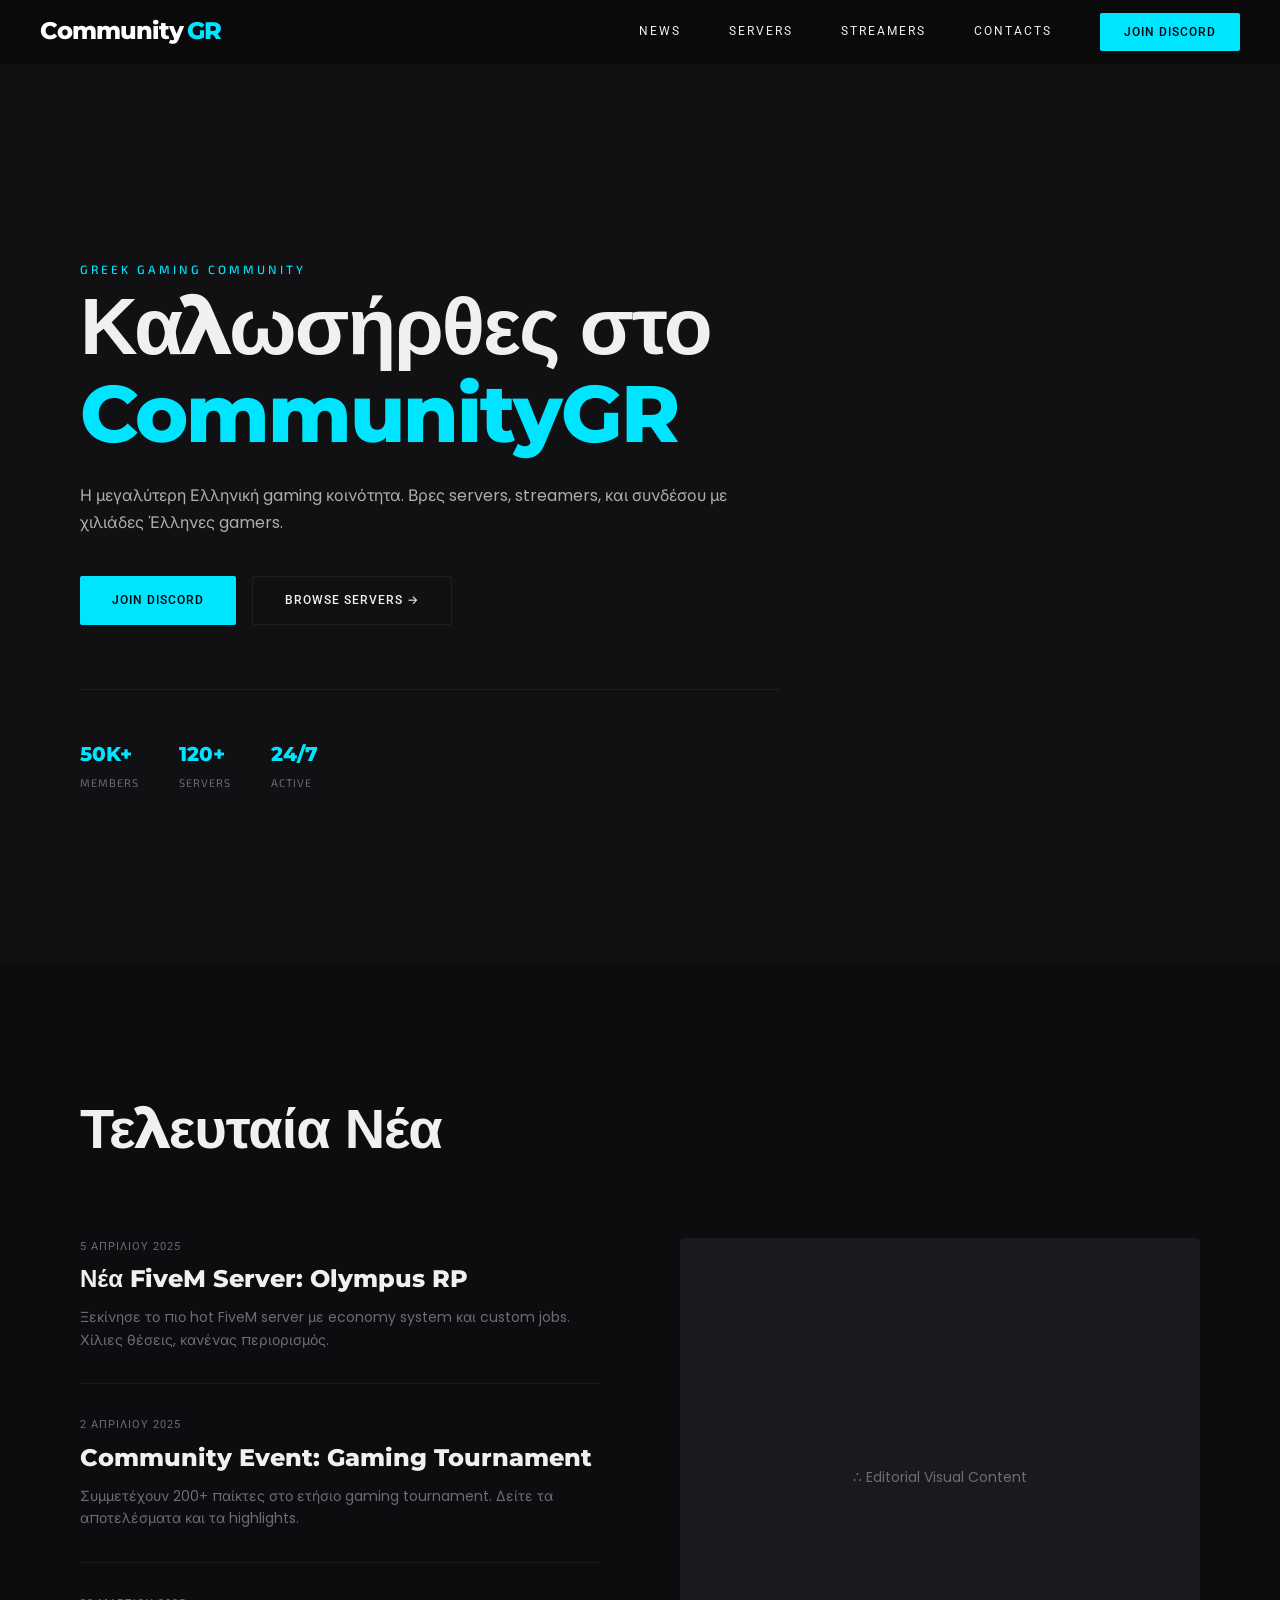
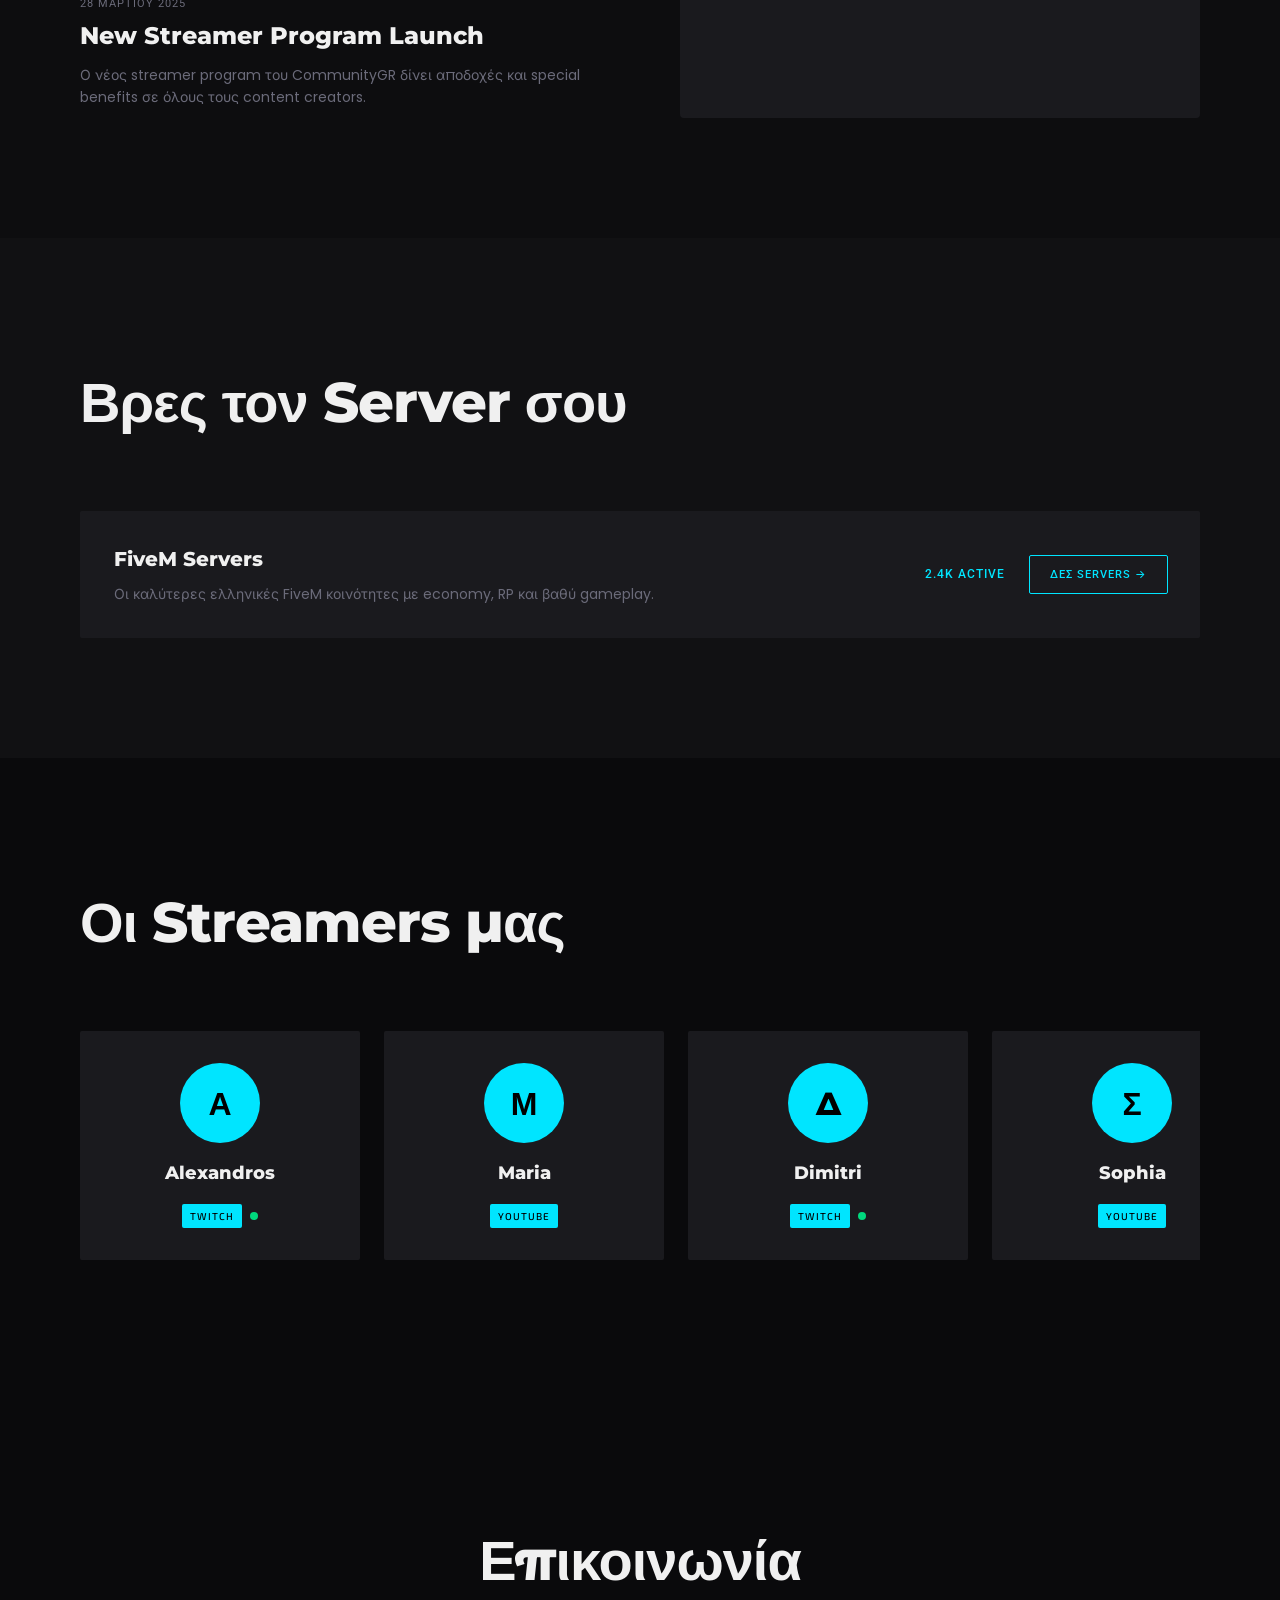
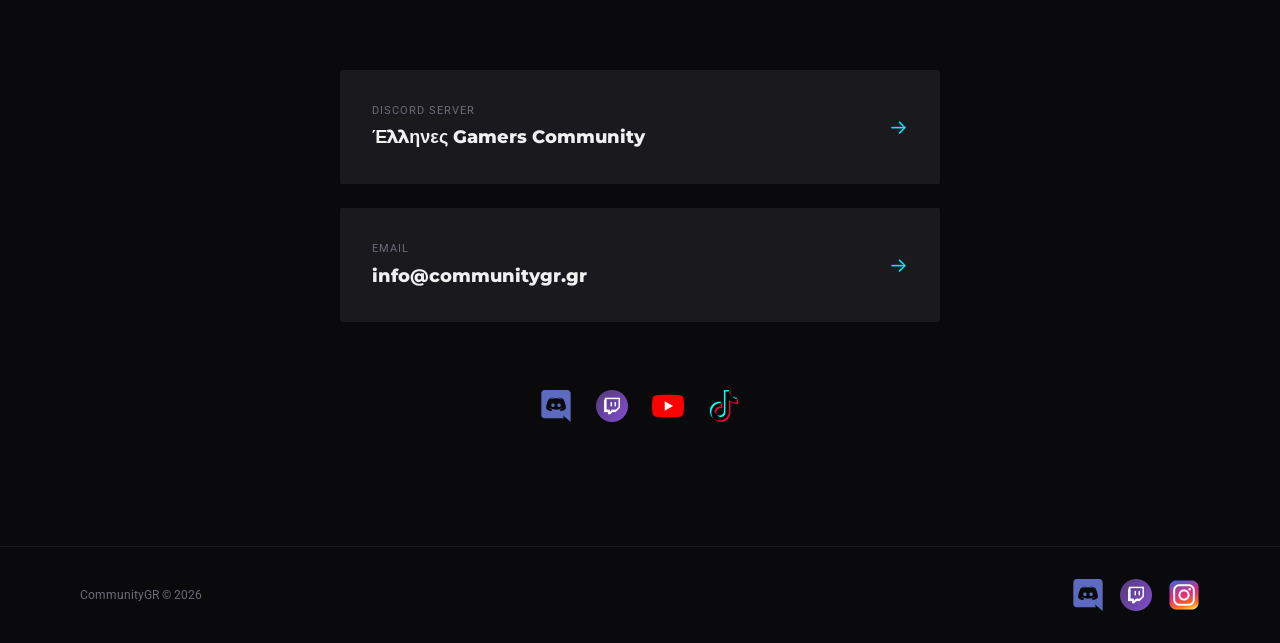
<file: index.html>
<!DOCTYPE html>
<html lang="el">

<head>
  <meta charset="UTF-8">
  <meta name="viewport" content="width=device-width, initial-scale=1.0">
  <title>CommunityGR - Ελληνική Gaming Κοινότητα</title>
  <link rel="icon" type="image/x-icon" href="/Images/discord_server_logos/community_gr_logo.webp" />
  <link rel="stylesheet" href="style.css">

  <link rel="preconnect" href="https://fonts.googleapis.com">
  <link rel="preconnect" href="https://fonts.gstatic.com" crossorigin>
  <link
    href="https://fonts.googleapis.com/css2?family=Exo+2:ital,wght@0,100..900;1,100..900&family=Inter:ital,opsz,wght@0,14..32,100..900;1,14..32,100..900&family=Montserrat:ital,wght@0,100..900;1,100..900&family=Poppins:ital,wght@0,100;0,200;0,300;0,400;0,500;0,600;0,700;0,800;0,900;1,100;1,200;1,300;1,400;1,500;1,600;1,700;1,800;1,900&family=Roboto:ital,wght@0,100..900;1,100..900&display=swap"
    rel="stylesheet">


</head>

<body>
  <!-- NAVBAR -->
  <nav id="navbar">
    <a class="nav-logo" href="/index.html">
      Community<span class="nav-logo-gr">GR</span>
    </a>
    <div class="nav-middle">
      <a href="Navigation/News/news.html" class="nav-link">News</a>
      <a href="Navigation/Servers/servers.html" class="nav-link">Servers</a>
      <a href="Navigation/Streamers/streamers.html" class="nav-link">Streamers</a>
      <a href="#contacts" class="nav-link">Contacts</a>
    </div>
    <button class="nav-cta" onclick="window.open('https://discord.com/invite/RTa2GsqWBu?fbclid=PAcGRvZgJleHRuA2FlbQIxMQBzcnRjBmFwcF9pZA85MzY2MTk3NDMzOTI0NTkAAaerjPEniW7eONDeOdFVOXUEyihHQu_g6jeMUl3bES6_EmfeO58uPYrrsif-_w_aem_T1N7ea26QIYCK8hLxETdoQ', '_blank')">Join Discord</button>
    <button class="hamburger" id="hamburger" aria-label="Open navigation menu" aria-expanded="false"
      aria-controls="mobileMenu">
      <span></span>
      <span></span>
      <span></span>
    </button>
  </nav>

  <!-- MOBILE MENU -->
  <div class="mobile-menu" id="mobileMenu">
    <button class="mobile-menu-close" id="mobileMenuClose">&times;</button>
    <a href="Navigation/News/news.html" class="nav-link">News</a>
    <a href="Navigation/Servers/servers.html" class="nav-link">Servers</a>
    <a href="Navigation/Streamers/streamers.html" class="nav-link">Streamers</a>
    <a href="#contacts" class="nav-link">Contacts</a>
    <button class="nav-cta" onclick="window.open('https://discord.com/invite/RTa2GsqWBu?fbclid=PAcGRvZgJleHRuA2FlbQIxMQBzcnRjBmFwcF9pZA85MzY2MTk3NDMzOTI0NTkAAaerjPEniW7eONDeOdFVOXUEyihHQu_g6jeMUl3bES6_EmfeO58uPYrrsif-_w_aem_T1N7ea26QIYCK8hLxETdoQ', '_blank')">Join Discord</button>
  </div>

  <!-- HERO SECTION -->
  <section class="hero">
    <div class="hero-content">
      <div class="hero-eyebrow">GREEK GAMING COMMUNITY</div>
      <h1 class="hero-title">
        Καλωσήρθες στο <span class="hero-title-cyan">CommunityGR</span>
      </h1>
      <p class="hero-subtitle">
        Η μεγαλύτερη Ελληνική gaming κοινότητα. Βρες servers, streamers, και συνδέσου με χιλιάδες Έλληνες gamers.
      </p>
      <div class="hero-cta-group">
        <button class="cta-primary" onclick="window.open('https://discord.com/invite/RTa2GsqWBu?fbclid=PAcGRvZgJleHRuA2FlbQIxMQBzcnRjBmFwcF9pZA85MzY2MTk3NDMzOTI0NTkAAaerjPEniW7eONDeOdFVOXUEyihHQu_g6jeMUl3bES6_EmfeO58uPYrrsif-_w_aem_T1N7ea26QIYCK8hLxETdoQ', '_blank')">Join
          Discord</button>
        <a href="Navigation/Servers/servers.html" class="cta-ghost">Browse Servers →</a>
      </div>
      <div class="hero-stats">
        <div class="stat">
          <div class="stat-number">50K+</div>
          <div class="stat-label">MEMBERS</div>
        </div>
        <div class="stat">
          <div class="stat-number">120+</div>
          <div class="stat-label">SERVERS</div>
        </div>
        <div class="stat">
          <div class="stat-number">24/7</div>
          <div class="stat-label">ACTIVE</div>
        </div>
      </div>
    </div>
  </section>

  <!-- NEWS SECTION -->
  <section id="news">
    <h2 class="section-title">Τελευταία Νέα</h2>
    <div class="news-wrapper">
      <div class="news-list">
        <div class="news-item">
          <div class="news-date">5 Απριλίου 2025</div>
          <h3 class="news-headline">Νέα FiveM Server: Olympus RP</h3>
          <p class="news-desc">Ξεκίνησε το πιο hot FiveM server με economy system και custom jobs. Χίλιες θέσεις,
            κανένας περιορισμός.</p>
        </div>
        <div class="news-item">
          <div class="news-date">2 Απριλίου 2025</div>
          <h3 class="news-headline">Community Event: Gaming Tournament</h3>
          <p class="news-desc">Συμμετέχουν 200+ παίκτες στο ετήσιο gaming tournament. Δείτε τα αποτελέσματα και τα
            highlights.</p>
        </div>
        <div class="news-item">
          <div class="news-date">28 Μαρτίου 2025</div>
          <h3 class="news-headline">New Streamer Program Launch</h3>
          <p class="news-desc">Ο νέος streamer program του CommunityGR δίνει αποδοχές και special benefits σε όλους τους
            content creators.</p>
        </div>
      </div>
      <div class="news-visual">
        ∴ Editorial Visual Content
      </div>
    </div>
  </section>

  <!-- SERVERS PREVIEW SECTION -->
  <section>
    <h2 class="section-title">Βρες τον Server σου</h2>
    <div class="servers-preview">
      <div class="server-row">
        <div class="server-info">
          <h3 class="server-title">FiveM Servers</h3>
          <p class="server-desc">Οι καλύτερες ελληνικές FiveM κοινότητες με economy, RP και βαθύ gameplay.</p>
        </div>
        <div class="server-meta">
          <span class="player-count">2.4K ACTIVE</span>
          <a href="Navigation/Servers/servers.html" class="server-cta">Δες Servers →</a>
        </div>
      </div>
      <!-- <div class="server-row">
        <div class="server-info">
          <h3 class="server-title">RedM Servers</h3>
          <p class="server-desc">Western roleplay στο Red Dead Redemption 2. Authentic environments, historical
            accuracy, immersive economy.</p>
        </div>
        <div class="server-meta">
          <span class="player-count">1.8K ACTIVE</span>
          <a href="Navigation/Servers/servers.html" class="server-cta">Δες Servers →</a>
        </div>
      </div> -->
    </div>
  </section>

  <!-- STREAMERS SECTION -->
  <section id="streamers">
    <h2 class="section-title">Οι Streamers μας</h2>
    <div class="streamers-scroll">
      <div class="streamer-card">
        <div class="streamer-avatar">Α</div>
        <h4 class="streamer-name">Alexandros</h4>
        <div class="streamer-platform">
          <span class="platform-badge">Twitch</span>
          <span class="live-dot"></span>
        </div>
      </div>
      <div class="streamer-card">
        <div class="streamer-avatar">Μ</div>
        <h4 class="streamer-name">Maria</h4>
        <div class="streamer-platform">
          <span class="platform-badge">YouTube</span>
        </div>
      </div>
      <div class="streamer-card">
        <div class="streamer-avatar">Δ</div>
        <h4 class="streamer-name">Dimitri</h4>
        <div class="streamer-platform">
          <span class="platform-badge">Twitch</span>
          <span class="live-dot"></span>
        </div>
      </div>
      <div class="streamer-card">
        <div class="streamer-avatar">Σ</div>
        <h4 class="streamer-name">Sophia</h4>
        <div class="streamer-platform">
          <span class="platform-badge">YouTube</span>
        </div>
      </div>
      <div class="streamer-card">
        <div class="streamer-avatar">Ν</div>
        <h4 class="streamer-name">Nikos</h4>
        <div class="streamer-platform">
          <span class="platform-badge">Twitch</span>
        </div>
      </div>
    </div>
  </section>

  <!-- CONTACTS SECTION -->
  <section id="contacts">
    <div class="contacts-wrapper">
      <h2 class="section-title">Επικοινωνία</h2>
      <div class="contact-rows">
        <a href="https://discord.com/invite/RTa2GsqWBu?fbclid=PAcGRvZgJleHRuA2FlbQIxMQBzcnRjBmFwcF9pZA85MzY2MTk3NDMzOTI0NTkAAaerjPEniW7eONDeOdFVOXUEyihHQu_g6jeMUl3bES6_EmfeO58uPYrrsif-_w_aem_T1N7ea26QIYCK8hLxETdoQ" target="_blank" rel="noopener noreferrer" class="contact-row">
          <div class="contact-method">
            <div class="contact-label">Discord Server</div>
            <div class="contact-value">Έλληνες Gamers Community</div>
          </div>
          <div class="contact-icon">→</div>
        </a>
        <a href="mailto:info@communitygr.gr" class="contact-row">
          <div class="contact-method">
            <div class="contact-label">Email</div>
            <div class="contact-value">info@communitygr.gr</div>
          </div>
          <div class="contact-icon">→</div>
        </a>
      </div>
      <div class="social-icons">
        <a href="
          https://discord.com/invite/RTa2GsqWBu?fbclid=PAcGRvZgJleHRuA2FlbQIxMQBzcnRjBmFwcF9pZA85MzY2MTk3NDMzOTI0NTkAAaerjPEniW7eONDeOdFVOXUEyihHQu_g6jeMUl3bES6_EmfeO58uPYrrsif-_w_aem_T1N7ea26QIYCK8hLxETdoQ
        " target="_blank" rel="noopener noreferrer" class="social-icon" title="Discord">
          <img src="Images/social_media_logos/discord-logo.png" alt="Discord Logo" style="width: 32px; height: 32px;">
        </a>
        <a href="https://twitch.tv" target="_blank" rel="noopener noreferrer" class="social-icon" title="Twitch">
          <img src="Images/social_media_logos/twitch-logo.png" alt="Twitch Logo" style="width: 32px; height: 32px;">
        </a>
        <a href="https://www.youtube.com/@COMMUNITY_GR" target="_blank" rel="noopener noreferrer" class="social-icon"
          title="YouTube">
          <img src="Images/social_media_logos/youtube-logo.png" alt="YouTube Logo" style="width: 32px; height: 32px;">
        </a>
        <a href="
          https://www.tiktok.com/@communitygr?_r=1&_t=ZN-94G9aib2MhK&fbclid=PAcGRvZgJleHRuA2FlbQIxMQBzcnRjBmFwcF9pZA85MzY2MTk3NDMzOTI0NTkAAacYLsSyaxyCAS9CW3aXrAkXMOqwftlZNFCuPupSb7qSHGDD6HGRdXJVgYPleA_aem_S585h9yM1gs9ZmxVGaXeXA
        " target="_blank" rel="noopener noreferrer" class="social-icon" title="TikTok">
          <img src="Images/social_media_logos/tiktok-logo.png" alt="Discord Logo" style="width: 32px; height: 32px;">
        </a>
      </div>
    </div>
  </section>

  <!-- FOOTER -->
  <footer>
    <div class="footer-left">
      CommunityGR © 2026
    </div>
    <div class="footer-right">
      <a href="
        https://discord.com/invite/RTa2GsqWBu?fbclid=PAcGRvZgJleHRuA2FlbQIxMQBzcnRjBmFwcF9pZA85MzY2MTk3NDMzOTI0NTkAAaerjPEniW7eONDeOdFVOXUEyihHQu_g6jeMUl3bES6_EmfeO58uPYrrsif-_w_aem_T1N7ea26QIYCK8hLxETdoQ
      " target="_blank" rel="noopener noreferrer" class="footer-icon" title="Discord">
        <img src="Images/social_media_logos/discord-logo.png" alt="Discord Logo" style="width: 32px; height: 32px;">
      </a>
      <a href="https://twitch.tv" target="_blank" rel="noopener noreferrer" class="footer-icon" title="Twitch">
        <img src="Images/social_media_logos/twitch-logo.png" alt="Twitch Logo" style="width: 32px; height: 32px;">
      </a>
      <a href="https://www.instagram.com/communitygr/" target="_blank" rel="noopener noreferrer" class="footer-icon"
        title="Instagram">
        <img src="Images/social_media_logos/instagram-logo.png" alt="Instagram Logo" style="width: 32px; height: 32px;">
      </a>
    </div>
  </footer>

  <script src="script.js"></script>
</body>

</html>
</file>
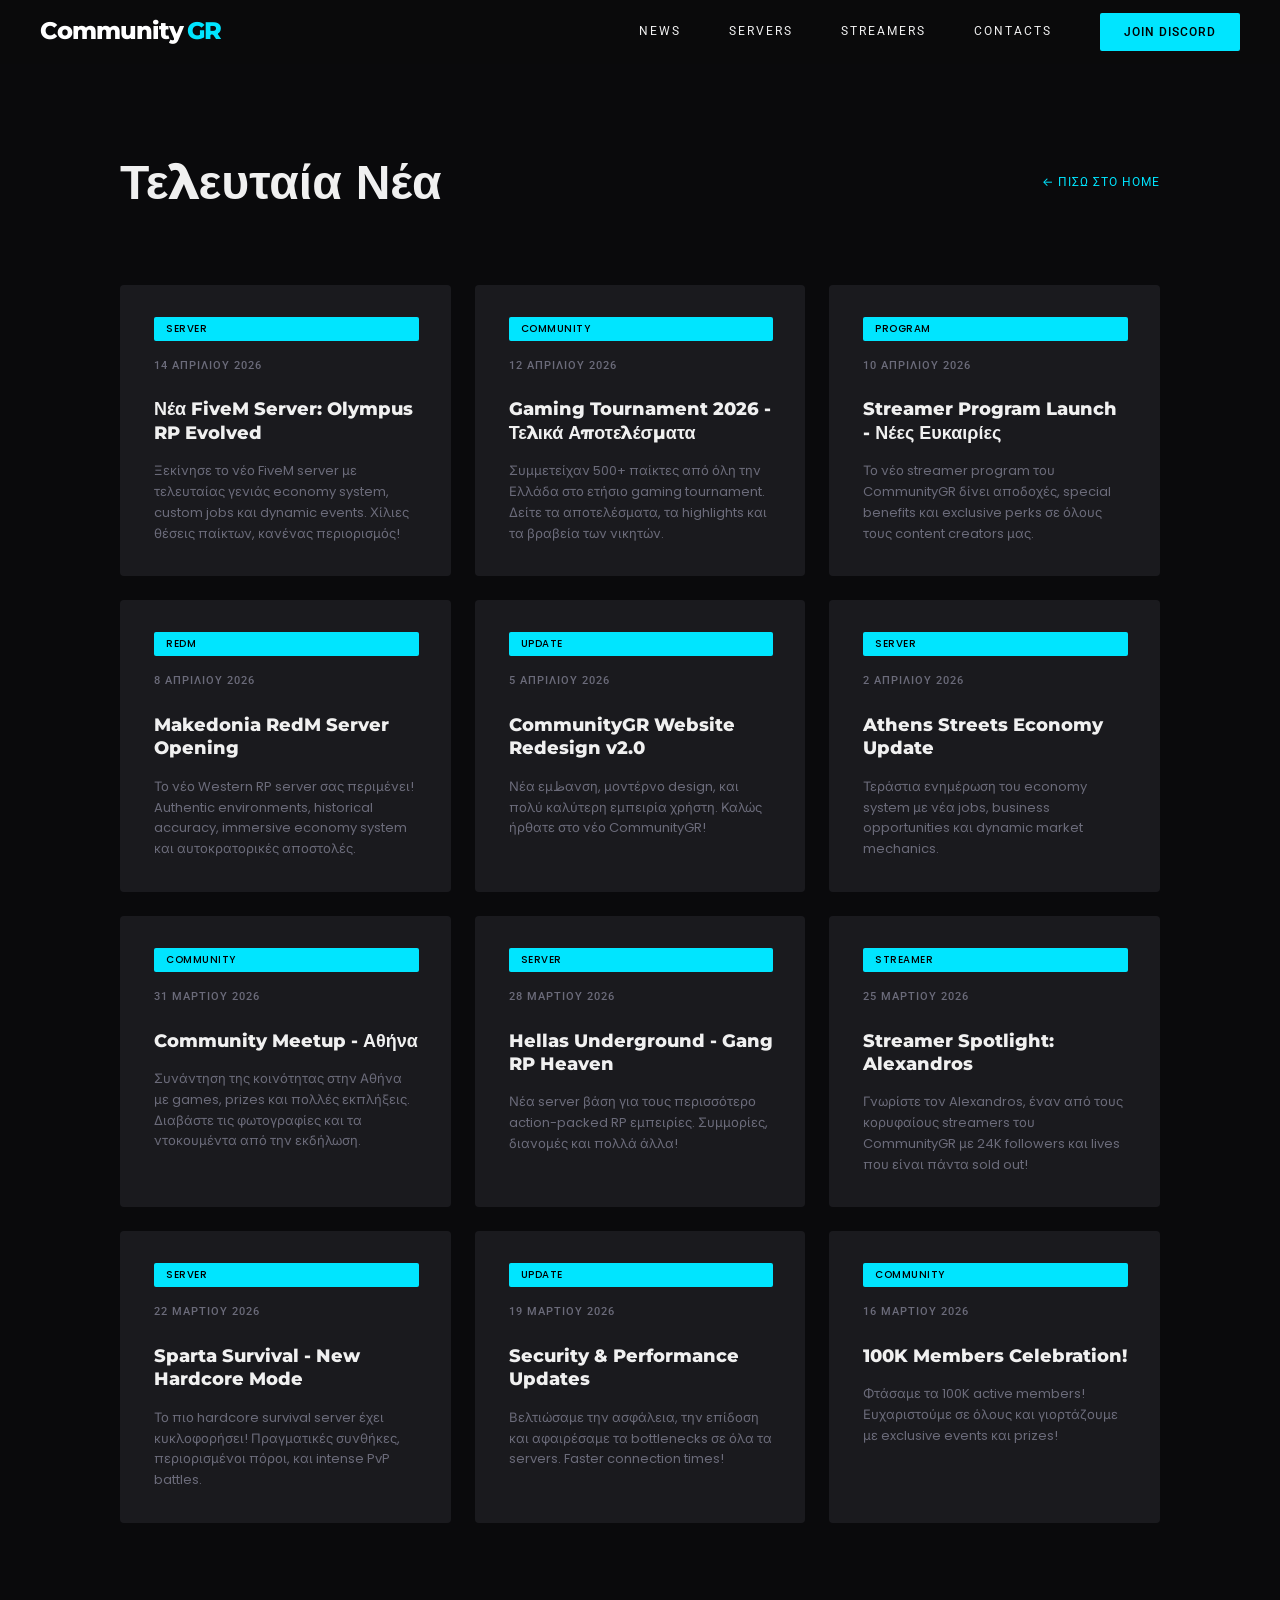
<file: Navigation/News/news.html>
<!DOCTYPE html>
<html lang="el">

<head>
  <meta charset="UTF-8">
  <meta name="viewport" content="width=device-width, initial-scale=1.0">
  <title>Τελευταία Νέα - CommunityGR</title>
  <link rel="preconnect" href="https://fonts.googleapis.com">
  <link rel="preconnect" href="https://fonts.gstatic.com" crossorigin>
  <link
    href="https://fonts.googleapis.com/css2?family=Exo+2:ital,wght@0,100..900;1,100..900&family=Inter:ital,opsz,wght@0,14..32,100..900;1,14..32,100..900&family=Montserrat:ital,wght@0,100..900;1,100..900&family=Poppins:ital,wght@0,100;0,200;0,300;0,400;0,500;0,600;0,700;0,800;0,900;1,100;1,200;1,300;1,400;1,500;1,600;1,700;1,800;1,900&family=Roboto:ital,wght@0,100..900;1,100..900&display=swap"
    rel="stylesheet">
  <link rel="icon" type="image/x-icon" href="/Images/discord_server_logos/community_gr_logo.webp" />
  <link rel="stylesheet" href="../../style.css">
  <style>
    .news-container {
      padding: 80px;
      max-width: 1200px;
      margin: 0 auto;
    }

    .news-header {
      margin-bottom: 64px;
      display: flex;
      justify-content: space-between;
      align-items: center;
    }

    .news-header h1 {
      font-family: 'Montserrat', 'Exo 2', sans-serif;
      font-size: 48px;
      font-weight: 800;
    }

    .back-link {
      color: var(--accent);
      text-decoration: none;
      font-family: 'Roboto', 'Inter', sans-serif;
      font-size: 12px;
      letter-spacing: 1px;
      text-transform: uppercase;
      transition: opacity 0.3s ease;
    }

    .back-link:hover {
      opacity: 0.8;
    }

    .news-grid {
      display: grid;
      grid-template-columns: repeat(auto-fill, minmax(320px, 1fr));
      gap: 24px;
      margin-bottom: 80px;
    }

    .news-card {
      background: var(--bg-hover);
      padding: 32px;
      border-radius: 4px;
      display: flex;
      flex-direction: column;
      gap: 16px;
      transition: all 0.3s ease;
      border-left: 2px solid transparent;
      cursor: pointer;
    }

    .news-card:hover {
      background: rgba(26, 26, 30, 0.8);
      border-left: 2px solid var(--accent);
      transform: translateY(-4px);
    }

    .news-date {
      font-family: 'Roboto', 'Inter', sans-serif;
      font-size: 11px;
      letter-spacing: 1px;
      text-transform: uppercase;
      color: var(--text-muted);
      font-weight: 500;
    }

    .news-title {
      font-family: 'Montserrat', 'Exo 2', sans-serif;
      font-size: 18px;
      font-weight: 800;
      line-height: 1.3;
    }

    .news-excerpt {
      font-family: 'Poppins', 'Inter', sans-serif;
      font-size: 13px;
      color: var(--text-muted);
      line-height: 1.6;
      flex: 1;
    }

    .news-category {
      display: inline-block;
      background: var(--accent);
      color: #000;
      padding: 4px 12px;
      border-radius: 2px;
      font-family: 'Poppins', 'Inter', sans-serif;
      font-size: 10px;
      font-weight: 500;
      letter-spacing: 0.5px;
      text-transform: uppercase;
    }

    @media (max-width: 768px) {
      .news-container {
        padding: 40px 20px;
      }

      .news-header {
        flex-direction: column;
        gap: 16px;
        margin-bottom: 40px;
      }

      .news-header h1 {
        font-size: 32px;
      }

      .back-link {
        align-self: flex-start;
      }

      .news-grid {
        grid-template-columns: 1fr;
        gap: 16px;
      }
    }
  </style>
</head>

<body>
  <!-- NAVBAR -->
  <nav id="navbar">
    <a class="nav-logo" href="/index.html">
      Community<span class="nav-logo-gr">GR</span>
    </a>
    <div class="nav-middle">
      <a href="news.html" class="nav-link">News</a>
      <a href="../Servers/servers.html" class="nav-link">Servers</a>
      <a href="../Streamers/streamers.html" class="nav-link">Streamers</a>
      <a href="../../index.html#contacts" class="nav-link">Contacts</a>
    </div>
    <button class="nav-cta" onclick="window.open('https://discord.com/invite/RTa2GsqWBu?fbclid=PAcGRvZgJleHRuA2FlbQIxMQBzcnRjBmFwcF9pZA85MzY2MTk3NDMzOTI0NTkAAaerjPEniW7eONDeOdFVOXUEyihHQu_g6jeMUl3bES6_EmfeO58uPYrrsif-_w_aem_T1N7ea26QIYCK8hLxETdoQ', '_blank')">Join Discord</button>
    <button class="hamburger" id="hamburger" aria-label="Open navigation menu" aria-expanded="false"
      aria-controls="mobileMenu">
      <span></span>
      <span></span>
      <span></span>
    </button>
  </nav>

  <!-- MOBILE MENU -->
  <div class="mobile-menu" id="mobileMenu">
    <button class="mobile-menu-close" id="mobileMenuClose">&times;</button>
    <a href="news.html" class="nav-link">News</a>
    <a href="../Servers/servers.html" class="nav-link">Servers</a>
    <a href="../Streamers/streamers.html" class="nav-link">Streamers</a>
    <a href="../../index.html#contacts" class="nav-link">Contacts</a>
    <button class="nav-cta" onclick="window.open('https://discord.com/invite/RTa2GsqWBu?fbclid=PAcGRvZgJleHRuA2FlbQIxMQBzcnRjBmFwcF9pZA85MzY2MTk3NDMzOTI0NTkAAaerjPEniW7eONDeOdFVOXUEyihHQu_g6jeMUl3bES6_EmfeO58uPYrrsif-_w_aem_T1N7ea26QIYCK8hLxETdoQ', '_blank')">Join Discord</button>
  </div>

  <!-- NEWS CONTAINER -->
  <div class="news-container" style="margin-top: 64px;">
    <div class="news-header">
      <h1>Τελευταία Νέα</h1>
      <a href="../../index.html" class="back-link">← Πίσω στο home</a>
    </div>

    <div class="news-grid">
      <div class="news-card">
        <span class="news-category">Server</span>
        <div class="news-date">14 Απριλίου 2026</div>
        <h3 class="news-title">Νέα FiveM Server: Olympus RP Evolved</h3>
        <p class="news-excerpt">Ξεκίνησε το νέο FiveM server με τελευταίας γενιάς economy system, custom jobs και
          dynamic events. Χίλιες θέσεις παίκτων, κανένας περιορισμός!</p>
      </div>

      <div class="news-card">
        <span class="news-category">Community</span>
        <div class="news-date">12 Απριλίου 2026</div>
        <h3 class="news-title">Gaming Tournament 2026 - Τελικά Αποτελέσματα</h3>
        <p class="news-excerpt">Συμμετείχαν 500+ παίκτες από όλη την Ελλάδα στο ετήσιο gaming tournament. Δείτε τα
          αποτελέσματα, τα highlights και τα βραβεία των νικητών.</p>
      </div>

      <div class="news-card">
        <span class="news-category">Program</span>
        <div class="news-date">10 Απριλίου 2026</div>
        <h3 class="news-title">Streamer Program Launch - Νέες Ευκαιρίες</h3>
        <p class="news-excerpt">Το νέο streamer program του CommunityGR δίνει αποδοχές, special benefits και exclusive
          perks σε όλους τους content creators μας.</p>
      </div>

      <div class="news-card">
        <span class="news-category">RedM</span>
        <div class="news-date">8 Απριλίου 2026</div>
        <h3 class="news-title">Makedonia RedM Server Opening</h3>
        <p class="news-excerpt">Το νέο Western RP server σας περιμένει! Authentic environments, historical accuracy,
          immersive economy system και αυτοκρατορικές αποστολές.</p>
      </div>

      <div class="news-card">
        <span class="news-category">Update</span>
        <div class="news-date">5 Απριλίου 2026</div>
        <h3 class="news-title">CommunityGR Website Redesign v2.0</h3>
        <p class="news-excerpt">Νέα εμظανση, μοντέρνο design, και πολύ καλύτερη εμπειρία χρήστη. Καλώς ήρθατε στο νέο
          CommunityGR!</p>
      </div>

      <div class="news-card">
        <span class="news-category">Server</span>
        <div class="news-date">2 Απριλίου 2026</div>
        <h3 class="news-title">Athens Streets Economy Update</h3>
        <p class="news-excerpt">Τεράστια ενημέρωση του economy system με νέα jobs, business opportunities και dynamic
          market mechanics.</p>
      </div>

      <div class="news-card">
        <span class="news-category">Community</span>
        <div class="news-date">31 Μαρτίου 2026</div>
        <h3 class="news-title">Community Meetup - Αθήνα</h3>
        <p class="news-excerpt">Συνάντηση της κοινότητας στην Αθήνα με games, prizes και πολλές εκπλήξεις. Διαβάστε τις
          φωτογραφίες και τα ντοκουμέντα από την εκδήλωση.</p>
      </div>

      <div class="news-card">
        <span class="news-category">Server</span>
        <div class="news-date">28 Μαρτίου 2026</div>
        <h3 class="news-title">Hellas Underground - Gang RP Heaven</h3>
        <p class="news-excerpt">Νέα server βάση για τους περισσότερο action-packed RP εμπειρίες. Συμμορίες, διανομές και
          πολλά άλλα!</p>
      </div>

      <div class="news-card">
        <span class="news-category">Streamer</span>
        <div class="news-date">25 Μαρτίου 2026</div>
        <h3 class="news-title">Streamer Spotlight: Alexandros</h3>
        <p class="news-excerpt">Γνωρίστε τον Alexandros, έναν από τους κορυφαίους streamers του CommunityGR με 24K
          followers και lives που είναι πάντα sold out!</p>
      </div>

      <div class="news-card">
        <span class="news-category">Server</span>
        <div class="news-date">22 Μαρτίου 2026</div>
        <h3 class="news-title">Sparta Survival - New Hardcore Mode</h3>
        <p class="news-excerpt">Το πιο hardcore survival server έχει κυκλοφορήσει! Πραγματικές συνθήκες, περιορισμένοι
          πόροι, και intense PvP battles.</p>
      </div>

      <div class="news-card">
        <span class="news-category">Update</span>
        <div class="news-date">19 Μαρτίου 2026</div>
        <h3 class="news-title">Security & Performance Updates</h3>
        <p class="news-excerpt">Βελτιώσαμε την ασφάλεια, την επίδοση και αφαιρέσαμε τα bottlenecks σε όλα τα servers.
          Faster connection times!</p>
      </div>

      <div class="news-card">
        <span class="news-category">Community</span>
        <div class="news-date">16 Μαρτίου 2026</div>
        <h3 class="news-title">100K Members Celebration!</h3>
        <p class="news-excerpt">Φτάσαμε τα 100K active members! Ευχαριστούμε σε όλους και γιορτάζουμε με exclusive
          events και prizes!</p>
      </div>
    </div>
  </div>

  <script>
    // Navbar scroll effect
    const navbar = document.getElementById('navbar');
    window.addEventListener('scroll', () => {
      const scrollTop = window.scrollY || document.documentElement.scrollTop;
      if (scrollTop > 50) {
        navbar.classList.add('scrolled');
      } else {
        navbar.classList.remove('scrolled');
      }
    });

    // Mobile menu toggle
    const hamburger = document.getElementById('hamburger');
    const mobileMenu = document.getElementById('mobileMenu');
    const mobileMenuClose = document.getElementById('mobileMenuClose');

    const mobileViewport = window.matchMedia('(max-width: 768px)');

    const setMobileMenuState = (isOpen) => {
      mobileMenu.classList.toggle('active', isOpen);
      hamburger.classList.toggle('is-open', isOpen);
      hamburger.setAttribute('aria-expanded', String(isOpen));
      hamburger.setAttribute('aria-label', isOpen ? 'Close navigation menu' : 'Open navigation menu');
    };

    hamburger.addEventListener('click', () => {
      if (mobileViewport.matches) {
        setMobileMenuState(!mobileMenu.classList.contains('active'));
      }
    });

    mobileMenuClose.addEventListener('click', () => {
      if (mobileViewport.matches) {
        setMobileMenuState(false);
      }
    });

    document.querySelectorAll('.mobile-menu a').forEach(link => {
      link.addEventListener('click', () => {
        setMobileMenuState(false);
      });
    });

    window.addEventListener('click', (e) => {
      if (e.target === mobileMenu) {
        setMobileMenuState(false);
      }
    });

    window.addEventListener('resize', () => {
      if (!mobileViewport.matches) {
        setMobileMenuState(false);
      }
    });
  </script>
</body>

</html>
</file>
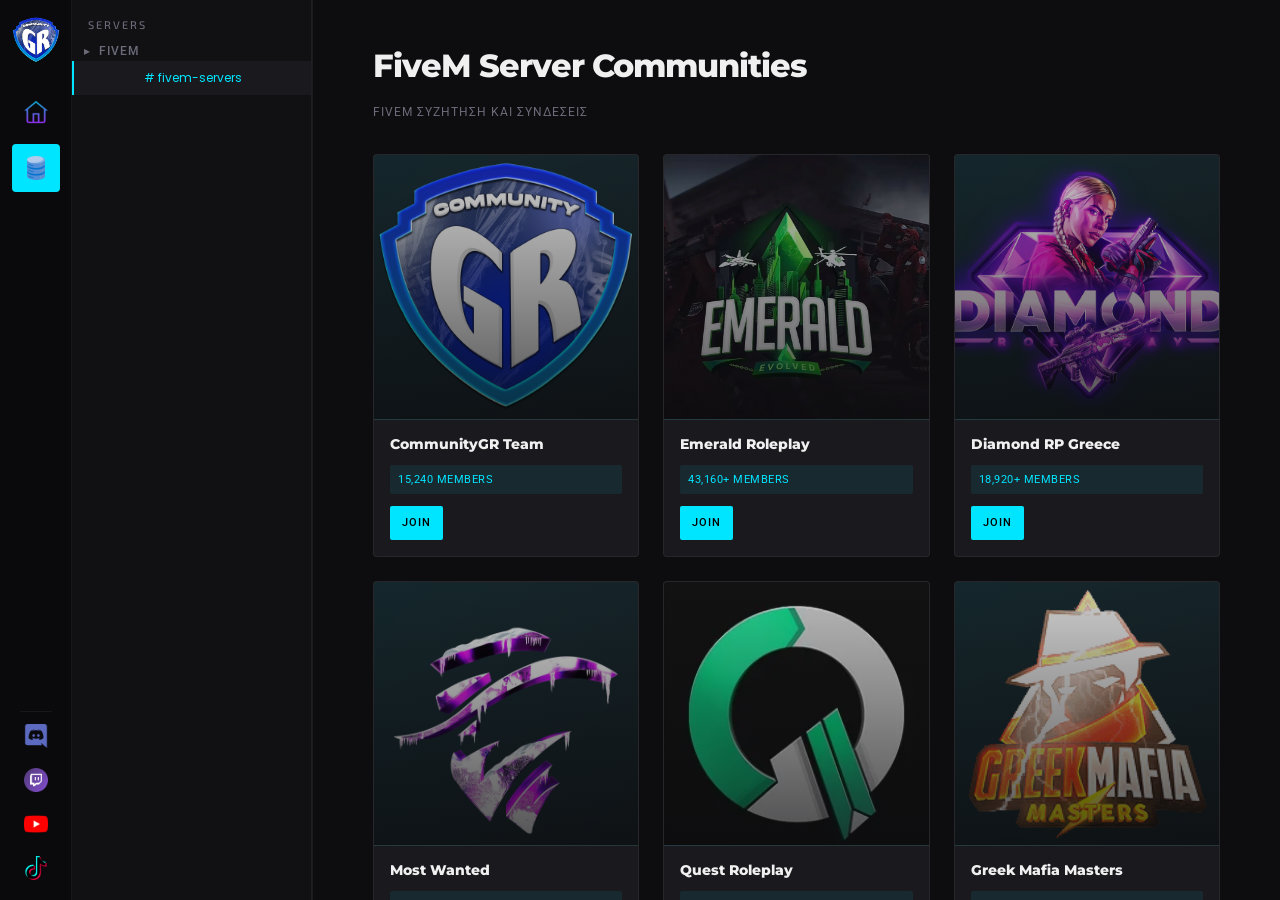
<file: Navigation/Servers/servers.html>
<!DOCTYPE html>
<html lang="el">

<head>
  <meta charset="UTF-8">
  <meta name="viewport" content="width=device-width, initial-scale=1.0">
  <title>Servers - CommunityGR</title>
  <link rel="preconnect" href="https://fonts.googleapis.com">
  <link rel="preconnect" href="https://fonts.gstatic.com" crossorigin>
  <link
    href="https://fonts.googleapis.com/css2?family=Exo+2:ital,wght@0,100..900;1,100..900&family=Inter:ital,opsz,wght@0,14..32,100..900;1,14..32,100..900&family=Montserrat:ital,wght@0,100..900;1,100..900&family=Poppins:ital,wght@0,100;0,200;0,300;0,400;0,500;0,600;0,700;0,800;0,900;1,100;1,200;1,300;1,400;1,500;1,600;1,700;1,800;1,900&family=Roboto:ital,wght@0,100..900;1,100..900&display=swap"
    rel="stylesheet">
    <link rel="icon" type="image/x-icon" href="/Images/discord_server_logos/community_gr_logo.webp" />
  <link rel="stylesheet" href="style.css">
</head>

<body>
  <!-- RAIL -->
  <div class="rail">
    <div class="rail-logo" onclick="window.location.href='../../index.html'" title="Home">
      <img src="../../Images/discord_server_logos/community_gr_logo.webp" alt="Community GR Logo">
    </div>
    <div class="rail-nav">
      <button class="rail-navbtn" id="homeBtn" onclick="window.location.href='../../index.html'" title="Home">
        <img src="../../Images/server_navigation_logos/homepage_logo.png" alt="Homepage Redirect" style="width: 24px; height: 24px;">
      </button>
      <button class="rail-navbtn active" id="serversBtn" title="Servers & Streamers">
        <img src="../../Images/server_navigation_logos/servers.png" alt="Servers" style="width: 24px; height: 24px;">
      </button>
      <!-- <button class="rail-navbtn" id="streamersBtn" title="Streamers">◉</button> -->
    </div>
    <div class="rail-social">
      <a href="
        https://discord.com/invite/RTa2GsqWBu?fbclid=PAcGRvZgJleHRuA2FlbQIxMQBzcnRjBmFwcF9pZA85MzY2MTk3NDMzOTI0NTkAAaerjPEniW7eONDeOdFVOXUEyihHQu_g6jeMUl3bES6_EmfeO58uPYrrsif-_w_aem_T1N7ea26QIYCK8hLxETdoQ
      " target="_blank" rel="noopener noreferrer" title="Discord">
        <img src="../../Images/social_media_logos/discord-logo.png" alt="Discord Logo" style="width: 24px; height: 24px;">
      </a>
      <a href="https://twitch.tv" target="_blank" rel="noopener noreferrer" title="Twitch">
        <img src="../../Images/social_media_logos/twitch-logo.png" alt="Twitch Logo" style="width: 24px; height: 24px;">
      </a>
      <a href="https://www.youtube.com/@COMMUNITY_GR" target="_blank" rel="noopener noreferrer" title="YouTube">
        <img src="../../Images/social_media_logos/youtube-logo.png" alt="YouTube Logo" style="width: 24px; height: 24px;">
      </a>
      <a href="
        https://www.tiktok.com/@communitygr?_r=1&_t=ZN-94G9aib2MhK&fbclid=PAcGRvZgJleHRuA2FlbQIxMQBzcnRjBmFwcF9pZA85MzY2MTk3NDMzOTI0NTkAAacYLsSyaxyCAS9CW3aXrAkXMOqwftlZNFCuPupSb7qSHGDD6HGRdXJVgYPleA_aem_S585h9yM1gs9ZmxVGaXeXA
      " target="_blank" rel="noopener noreferrer" title="TikTok">
        <img src="../../Images/social_media_logos/tiktok-logo.png" alt="TikTok Logo" style="width: 24px; height: 24px;">
      </a>
    </div>
  </div>

  <!-- SIDEBAR -->
  <div class="sidebar">
    <div class="sidebar-scroll">
      <div class="sidebar-label">Servers</div>

      <div class="channel-group">
        <div class="channel-group-header" id="fivemToggle">
          <span class="toggle">▸</span> FiveM
        </div>
        <div class="channel-list" id="fivemList">
          <button class="channel-item active" data-channel="fivem-servers"># fivem-servers</button>
        </div>
      </div>

      <!-- <div class="channel-group">
        <div class="channel-group-header" id="redmToggle">
          <span class="toggle">▸</span> RedM
        </div>
        <div class="channel-list" id="redmList">
          <button class="channel-item" data-channel="redm-servers"># redm-servers</button>
          <button class="channel-item" data-channel="redm-discord"># redm-discord</button>
        </div>
      </div> -->

      <!-- <div class="sidebar-label">Streamers</div>
      <div class="channel-group">
        <div class="channel-group-header" id="streamersToggle">
          <span class="toggle">▸</span> Streamers
        </div>
        <div class="channel-list" id="streamersList">
          <button class="channel-item" data-channel="female-streamers"># female-streamers</button>
          <button class="channel-item" data-channel="male-streamers"># male-streamers</button>
        </div>
      </div> -->
    </div>
  </div>

  <!-- CONTENT PANE -->
  <div class="contentpane">
    <div class="content-scroll" id="contentScroll">
      <!-- Content dynamically loaded here -->
    </div>
  </div>

  <script src="script.js"></script>
</body>

</html>
</file>
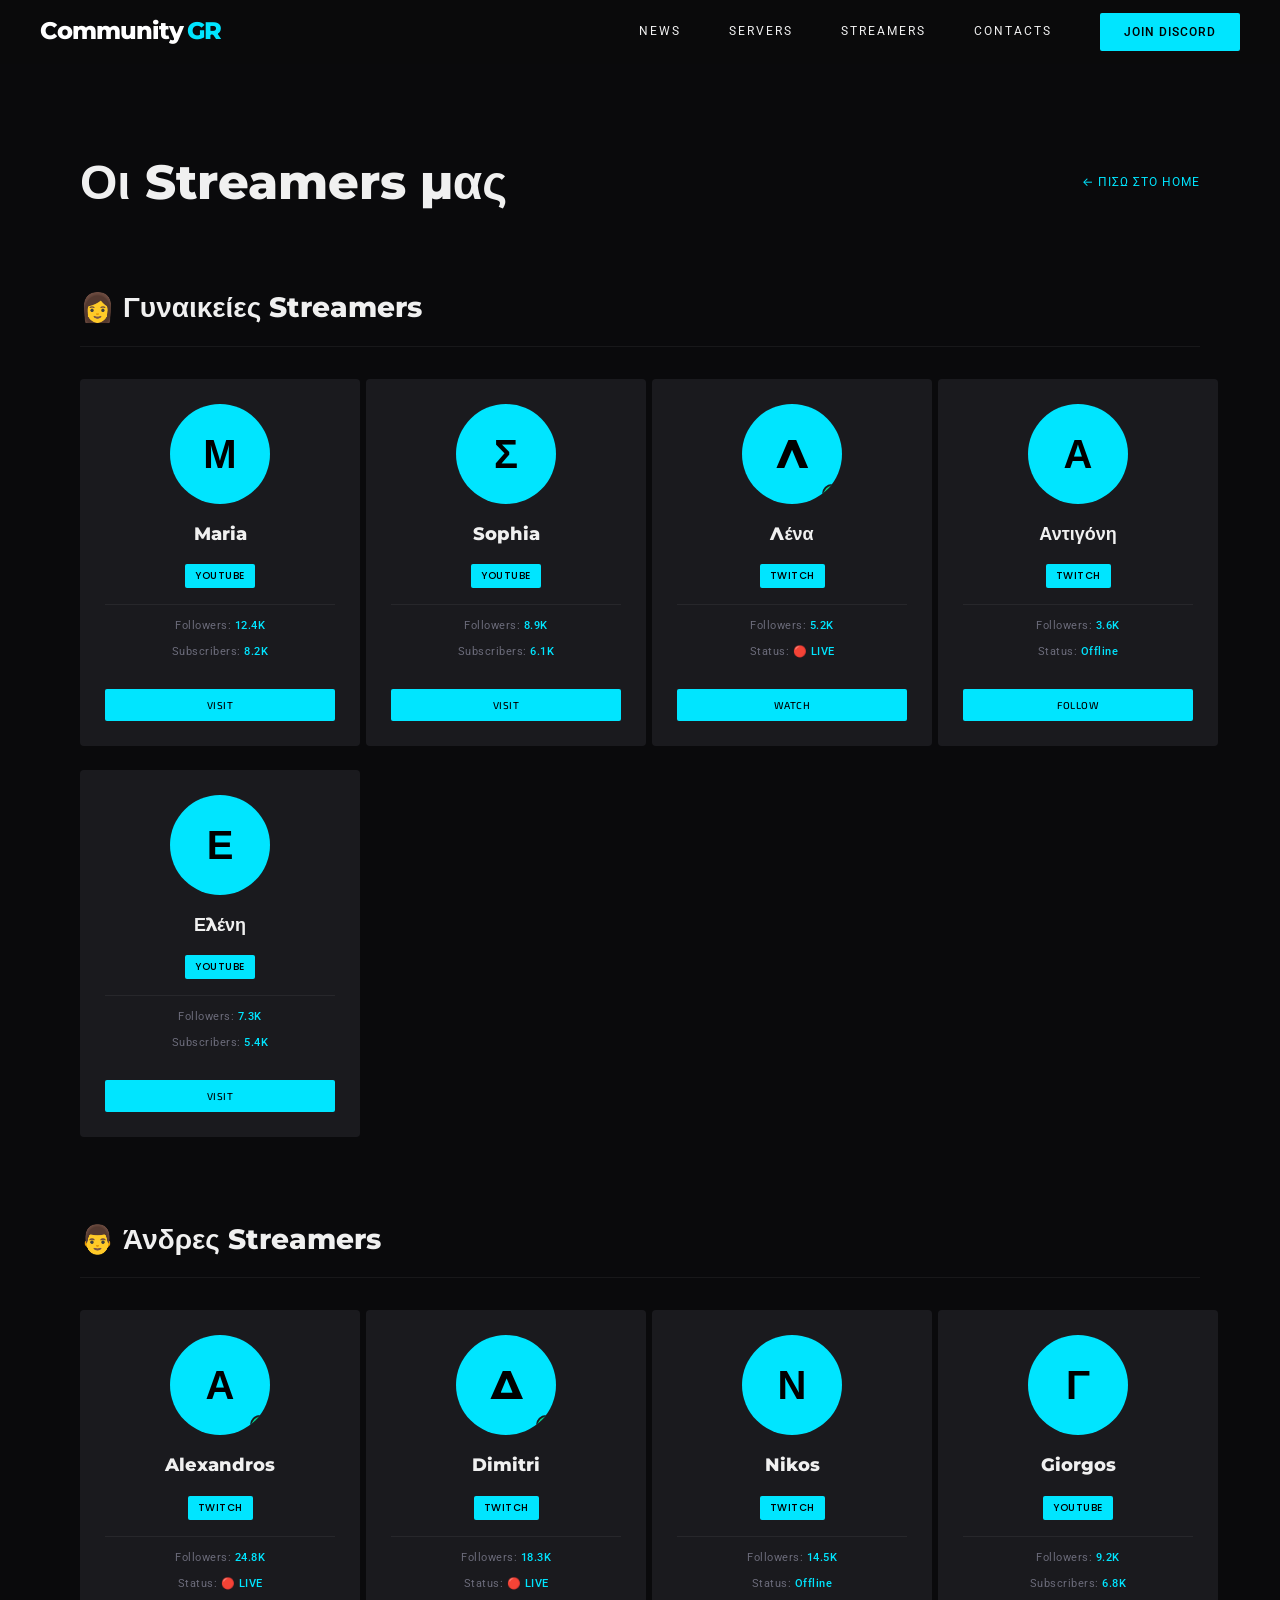
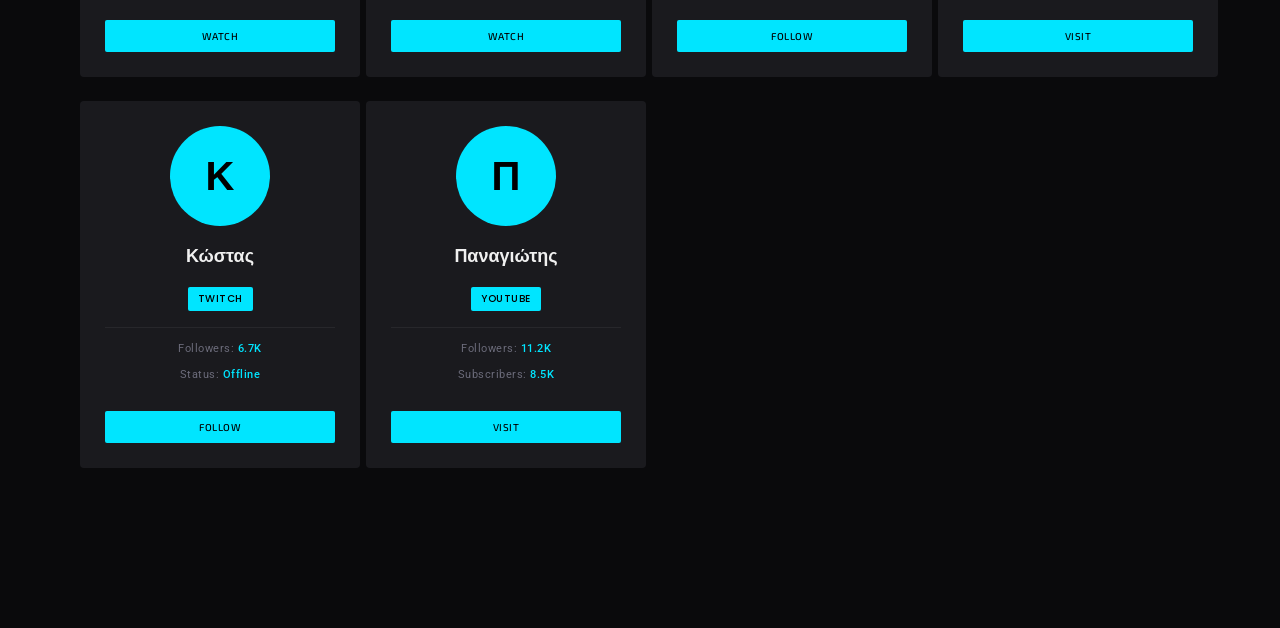
<file: Navigation/Streamers/streamers.html>
<!DOCTYPE html>
<html lang="el">

<head>
  <meta charset="UTF-8">
  <meta name="viewport" content="width=device-width, initial-scale=1.0">
  <title>Streamers - CommunityGR</title>
  <link rel="preconnect" href="https://fonts.googleapis.com">
  <link rel="preconnect" href="https://fonts.gstatic.com" crossorigin>
  <link
    href="https://fonts.googleapis.com/css2?family=Exo+2:ital,wght@0,100..900;1,100..900&family=Inter:ital,opsz,wght@0,14..32,100..900;1,14..32,100..900&family=Montserrat:ital,wght@0,100..900;1,100..900&family=Poppins:ital,wght@0,100;0,200;0,300;0,400;0,500;0,600;0,700;0,800;0,900;1,100;1,200;1,300;1,400;1,500;1,600;1,700;1,800;1,900&family=Roboto:ital,wght@0,100..900;1,100..900&display=swap"
    rel="stylesheet">
  <link rel="icon" type="image/x-icon" href="/Images/discord_server_logos/community_gr_logo.webp" />
  <link rel="stylesheet" href="../../style.css">
  <style>
    .streamers-container {
      padding: 80px;
      max-width: 1400px;
      margin: 0 auto;
    }

    .streamers-header {
      margin-bottom: 64px;
      display: flex;
      justify-content: space-between;
      align-items: center;
    }

    .streamers-header h1 {
      font-family: 'Montserrat', 'Exo 2', sans-serif;
      font-size: 48px;
      font-weight: 800;
    }

    .back-link {
      color: var(--accent);
      text-decoration: none;
      font-family: 'Roboto', 'Inter', sans-serif;
      font-size: 12px;
      letter-spacing: 1px;
      text-transform: uppercase;
      transition: opacity 0.3s ease;
    }

    .back-link:hover {
      opacity: 0.8;
    }

    .category-section {
      margin-bottom: 80px;
    }

    .category-title {
      font-family: 'Montserrat', 'Exo 2', sans-serif;
      font-size: 28px;
      font-weight: 800;
      margin-bottom: 32px;
      padding-bottom: 16px;
      border-bottom: 1px solid var(--border);
    }

    .streamers-grid {
      display: grid;
      grid-template-columns: repeat(auto-fill, minmax(240px, 1fr));
      gap: 24px;
    }

    .streamer-card {
      background: var(--bg-hover);
      padding: 24px;
      border-radius: 4px;
      display: flex;
      flex-direction: column;
      align-items: center;
      gap: 16px;
      text-align: center;
      transition: all 0.3s ease;
      cursor: pointer;
      border: 1px solid transparent;
    }

    .streamer-card:hover {
      background: rgba(26, 26, 30, 0.8);
      border: 1px solid var(--accent);
      transform: translateY(-4px);
    }

    .streamer-avatar {
      width: 100px;
      height: 100px;
      border-radius: 50%;
      background: var(--accent);
      display: flex;
      align-items: center;
      justify-content: center;
      color: #000;
      font-family: 'Montserrat', 'Exo 2', sans-serif;
      font-size: 40px;
      font-weight: 800;
      overflow: hidden;
      position: relative;
    }

    .streamer-avatar.live::after {
      content: '';
      position: absolute;
      bottom: 0;
      right: 0;
      width: 16px;
      height: 16px;
      background: #00d97e;
      border-radius: 50%;
      border: 2px solid var(--bg-hover);
      animation: pulse 2s infinite;
    }

    @keyframes pulse {

      0%,
      100% {
        opacity: 1;
      }

      50% {
        opacity: 0.5;
      }
    }

    .streamer-name {
      font-family: 'Montserrat', 'Exo 2', sans-serif;
      font-size: 18px;
      font-weight: 800;
    }

    .streamer-platform {
      display: flex;
      gap: 8px;
      justify-content: center;
      flex-wrap: wrap;
    }

    .platform-badge {
      background: var(--accent);
      color: #000;
      padding: 4px 10px;
      border-radius: 2px;
      font-family: 'Poppins', 'Inter', sans-serif;
      font-size: 10px;
      font-weight: 500;
      letter-spacing: 0.5px;
      text-transform: uppercase;
    }

    .streamer-stats {
      display: flex;
      flex-direction: column;
      gap: 8px;
      width: 100%;
      padding-top: 12px;
      border-top: 1px solid var(--border);
    }

    .stat-item {
      font-family: 'Roboto', 'Inter', sans-serif;
      font-size: 11px;
      color: var(--text-muted);
      letter-spacing: 0.5px;
    }

    .stat-value {
      color: var(--accent);
      font-weight: 500;
    }

    .action-buttons {
      display: flex;
      gap: 8px;
      width: 100%;
      margin-top: 12px;
    }

    .visit-btn {
      flex: 1;
      background: var(--accent);
      color: #000;
      padding: 8px 12px;
      border: none;
      border-radius: 2px;
      font-family: 'Exo 2', 'Inter', sans-serif;
      font-size: 10px;
      font-weight: 500;
      letter-spacing: 0.5px;
      text-transform: uppercase;
      cursor: pointer;
      transition: opacity 0.3s ease;
      text-decoration: none;
      display: block;
    }

    .visit-btn:hover {
      opacity: 0.85;
    }

    @media (max-width: 768px) {
      .streamers-container {
        padding: 40px 20px;
      }

      .streamers-header {
        flex-direction: column;
        gap: 16px;
        margin-bottom: 40px;
      }

      .streamers-header h1 {
        font-size: 32px;
      }

      .back-link {
        align-self: flex-start;
      }

      .streamers-grid {
        grid-template-columns: repeat(auto-fill, minmax(160px, 1fr));
        gap: 16px;
      }

      .category-title {
        font-size: 22px;
        margin-bottom: 24px;
      }

      .streamer-avatar {
        width: 80px;
        height: 80px;
        font-size: 32px;
      }

      .streamer-name {
        font-size: 14px;
      }
    }

    @media (max-width: 480px) {
      .streamers-container {
        padding: 20px;
      }

      .streamers-grid {
        grid-template-columns: 1fr;
      }

      .streamer-card {
        padding: 16px;
      }

      .streamer-avatar {
        width: 70px;
        height: 70px;
        font-size: 28px;
      }
    }
  </style>
</head>

<body>
  <!-- NAVBAR -->
  <nav id="navbar">
    <a class="nav-logo" href="/index.html">
      Community<span class="nav-logo-gr">GR</span>
    </a>
    <div class="nav-middle">
      <a href="../News/news.html" class="nav-link">News</a>
      <a href="../Servers/servers.html" class="nav-link">Servers</a>
      <a href="streamers.html" class="nav-link">Streamers</a>
      <a href="../../index.html#contacts" class="nav-link">Contacts</a>
    </div>
    <button class="nav-cta" onclick="window.open('https://discord.com/invite/RTa2GsqWBu?fbclid=PAcGRvZgJleHRuA2FlbQIxMQBzcnRjBmFwcF9pZA85MzY2MTk3NDMzOTI0NTkAAaerjPEniW7eONDeOdFVOXUEyihHQu_g6jeMUl3bES6_EmfeO58uPYrrsif-_w_aem_T1N7ea26QIYCK8hLxETdoQ', '_blank')">Join Discord</button>
    <button class="hamburger" id="hamburger" aria-label="Open navigation menu" aria-expanded="false"
      aria-controls="mobileMenu">
      <span></span>
      <span></span>
      <span></span>
    </button>
  </nav>

  <!-- MOBILE MENU -->
  <div class="mobile-menu" id="mobileMenu">
    <button class="mobile-menu-close" id="mobileMenuClose">&times;</button>
    <a href="../News/news.html" class="nav-link">News</a>
    <a href="../Servers/servers.html" class="nav-link">Servers</a>
    <a href="streamers.html" class="nav-link">Streamers</a>
    <a href="../../index.html#contacts" class="nav-link">Contacts</a>
    <button class="nav-cta" onclick="window.open('https://discord.gg/communityGR', '_blank')">Join Discord</button>
  </div>

  <!-- STREAMERS CONTAINER -->
  <div class="streamers-container" style="margin-top: 64px;">
    <div class="streamers-header">
      <h1>Οι Streamers μας</h1>
      <a href="../../index.html" class="back-link">← Πίσω στο home</a>
    </div>

    <!-- FEMALE STREAMERS -->
    <div class="category-section">
      <h2 class="category-title">👩 Γυναικείες Streamers</h2>
      <div class="streamers-grid">
        <div class="streamer-card">
          <div class="streamer-avatar">Μ</div>
          <h3 class="streamer-name">Maria</h3>
          <div class="streamer-platform">
            <span class="platform-badge">YouTube</span>
          </div>
          <div class="streamer-stats">
            <div class="stat-item">Followers: <span class="stat-value">12.4K</span></div>
            <div class="stat-item">Subscribers: <span class="stat-value">8.2K</span></div>
          </div>
          <div class="action-buttons">
            <a href="https://youtube.com/@maria" target="_blank" rel="noopener noreferrer" class="visit-btn">Visit</a>
          </div>
        </div>

        <div class="streamer-card">
          <div class="streamer-avatar">Σ</div>
          <h3 class="streamer-name">Sophia</h3>
          <div class="streamer-platform">
            <span class="platform-badge">YouTube</span>
          </div>
          <div class="streamer-stats">
            <div class="stat-item">Followers: <span class="stat-value">8.9K</span></div>
            <div class="stat-item">Subscribers: <span class="stat-value">6.1K</span></div>
          </div>
          <div class="action-buttons">
            <a href="https://youtube.com/@sophia" target="_blank" rel="noopener noreferrer" class="visit-btn">Visit</a>
          </div>
        </div>

        <div class="streamer-card">
          <div class="streamer-avatar live">Λ</div>
          <h3 class="streamer-name">Λένα</h3>
          <div class="streamer-platform">
            <span class="platform-badge">Twitch</span>
          </div>
          <div class="streamer-stats">
            <div class="stat-item">Followers: <span class="stat-value">5.2K</span></div>
            <div class="stat-item">Status: <span class="stat-value">🔴 LIVE</span></div>
          </div>
          <div class="action-buttons">
            <a href="https://twitch.tv/lena" target="_blank" rel="noopener noreferrer" class="visit-btn">Watch</a>
          </div>
        </div>

        <div class="streamer-card">
          <div class="streamer-avatar">Α</div>
          <h3 class="streamer-name">Αντιγόνη</h3>
          <div class="streamer-platform">
            <span class="platform-badge">Twitch</span>
          </div>
          <div class="streamer-stats">
            <div class="stat-item">Followers: <span class="stat-value">3.6K</span></div>
            <div class="stat-item">Status: <span class="stat-value">Offline</span></div>
          </div>
          <div class="action-buttons">
            <a href="https://twitch.tv/antigoni" target="_blank" rel="noopener noreferrer" class="visit-btn">Follow</a>
          </div>
        </div>

        <div class="streamer-card">
          <div class="streamer-avatar">Ε</div>
          <h3 class="streamer-name">Ελένη</h3>
          <div class="streamer-platform">
            <span class="platform-badge">YouTube</span>
          </div>
          <div class="streamer-stats">
            <div class="stat-item">Followers: <span class="stat-value">7.3K</span></div>
            <div class="stat-item">Subscribers: <span class="stat-value">5.4K</span></div>
          </div>
          <div class="action-buttons">
            <a href="https://youtube.com/@eleni" target="_blank" rel="noopener noreferrer" class="visit-btn">Visit</a>
          </div>
        </div>
      </div>
    </div>

    <!-- MALE STREAMERS -->
    <div class="category-section">
      <h2 class="category-title">👨 Άνδρες Streamers</h2>
      <div class="streamers-grid">
        <div class="streamer-card">
          <div class="streamer-avatar live">Α</div>
          <h3 class="streamer-name">Alexandros</h3>
          <div class="streamer-platform">
            <span class="platform-badge">Twitch</span>
          </div>
          <div class="streamer-stats">
            <div class="stat-item">Followers: <span class="stat-value">24.8K</span></div>
            <div class="stat-item">Status: <span class="stat-value">🔴 LIVE</span></div>
          </div>
          <div class="action-buttons">
            <a href="https://twitch.tv/alexandros" target="_blank" rel="noopener noreferrer" class="visit-btn">Watch</a>
          </div>
        </div>

        <div class="streamer-card">
          <div class="streamer-avatar live">Δ</div>
          <h3 class="streamer-name">Dimitri</h3>
          <div class="streamer-platform">
            <span class="platform-badge">Twitch</span>
          </div>
          <div class="streamer-stats">
            <div class="stat-item">Followers: <span class="stat-value">18.3K</span></div>
            <div class="stat-item">Status: <span class="stat-value">🔴 LIVE</span></div>
          </div>
          <div class="action-buttons">
            <a href="https://twitch.tv/dimitri" target="_blank" rel="noopener noreferrer" class="visit-btn">Watch</a>
          </div>
        </div>

        <div class="streamer-card">
          <div class="streamer-avatar">Ν</div>
          <h3 class="streamer-name">Nikos</h3>
          <div class="streamer-platform">
            <span class="platform-badge">Twitch</span>
          </div>
          <div class="streamer-stats">
            <div class="stat-item">Followers: <span class="stat-value">14.5K</span></div>
            <div class="stat-item">Status: <span class="stat-value">Offline</span></div>
          </div>
          <div class="action-buttons">
            <a href="https://twitch.tv/nikos" target="_blank" rel="noopener noreferrer" class="visit-btn">Follow</a>
          </div>
        </div>

        <div class="streamer-card">
          <div class="streamer-avatar">Γ</div>
          <h3 class="streamer-name">Giorgos</h3>
          <div class="streamer-platform">
            <span class="platform-badge">YouTube</span>
          </div>
          <div class="streamer-stats">
            <div class="stat-item">Followers: <span class="stat-value">9.2K</span></div>
            <div class="stat-item">Subscribers: <span class="stat-value">6.8K</span></div>
          </div>
          <div class="action-buttons">
            <a href="https://youtube.com/@giorgos" target="_blank" rel="noopener noreferrer" class="visit-btn">Visit</a>
          </div>
        </div>

        <div class="streamer-card">
          <div class="streamer-avatar">Κ</div>
          <h3 class="streamer-name">Κώστας</h3>
          <div class="streamer-platform">
            <span class="platform-badge">Twitch</span>
          </div>
          <div class="streamer-stats">
            <div class="stat-item">Followers: <span class="stat-value">6.7K</span></div>
            <div class="stat-item">Status: <span class="stat-value">Offline</span></div>
          </div>
          <div class="action-buttons">
            <a href="https://twitch.tv/kostas" target="_blank" rel="noopener noreferrer" class="visit-btn">Follow</a>
          </div>
        </div>

        <div class="streamer-card">
          <div class="streamer-avatar">Π</div>
          <h3 class="streamer-name">Παναγιώτης</h3>
          <div class="streamer-platform">
            <span class="platform-badge">YouTube</span>
          </div>
          <div class="streamer-stats">
            <div class="stat-item">Followers: <span class="stat-value">11.2K</span></div>
            <div class="stat-item">Subscribers: <span class="stat-value">8.5K</span></div>
          </div>
          <div class="action-buttons">
            <a href="https://youtube.com/@panagiotis" target="_blank" rel="noopener noreferrer"
              class="visit-btn">Visit</a>
          </div>
        </div>
      </div>
    </div>
  </div>

  <script>
    // Navbar scroll effect
    const navbar = document.getElementById('navbar');
    window.addEventListener('scroll', () => {
      const scrollTop = window.scrollY || document.documentElement.scrollTop;
      if (scrollTop > 50) {
        navbar.classList.add('scrolled');
      } else {
        navbar.classList.remove('scrolled');
      }
    });

    // Mobile menu toggle
    const hamburger = document.getElementById('hamburger');
    const mobileMenu = document.getElementById('mobileMenu');
    const mobileMenuClose = document.getElementById('mobileMenuClose');

    const mobileViewport = window.matchMedia('(max-width: 768px)');

    const setMobileMenuState = (isOpen) => {
      mobileMenu.classList.toggle('active', isOpen);
      hamburger.classList.toggle('is-open', isOpen);
      hamburger.setAttribute('aria-expanded', String(isOpen));
      hamburger.setAttribute('aria-label', isOpen ? 'Close navigation menu' : 'Open navigation menu');
    };

    hamburger.addEventListener('click', () => {
      if (mobileViewport.matches) {
        setMobileMenuState(!mobileMenu.classList.contains('active'));
      }
    });

    mobileMenuClose.addEventListener('click', () => {
      if (mobileViewport.matches) {
        setMobileMenuState(false);
      }
    });

    document.querySelectorAll('.mobile-menu a').forEach(link => {
      link.addEventListener('click', () => {
        setMobileMenuState(false);
      });
    });

    window.addEventListener('click', (e) => {
      if (e.target === mobileMenu) {
        setMobileMenuState(false);
      }
    });

    window.addEventListener('resize', () => {
      if (!mobileViewport.matches) {
        setMobileMenuState(false);
      }
    });
  </script>
</body>

</html>
</file>
<file: style.css>
* {
  margin: 0;
  padding: 0;
  box-sizing: border-box;
}

:root {
  --bg-void: #0a0a0c;
  --bg-rail: #111113;
  --bg-sidebar: #141416;
  --bg-content: #0d0d0f;
  --bg-hover: #1a1a1e;
  --accent: #00e5ff;
  --text-primary: #f0f0f0;
  --text-muted: #6b6b7a;
  --border: rgba(255, 255, 255, 0.06);
}

html,
body {
  height: 100%;
}

body {
  background: var(--bg-void);
  color: var(--text-primary);
  font-family: "Poppins", "Inter", "Roboto", sans-serif;
  font-size: 16px;
  line-height: 1.6;
}

/* ========== NAVBAR ========== */
nav {
  position: fixed;
  top: 0;
  left: 0;
  right: 0;
  height: 64px;
  background: rgba(10, 10, 12, 0.7);
  border-bottom: 1px solid transparent;
  z-index: 1000;
  transition: all 0.3s ease;
  display: flex;
  align-items: center;
  justify-content: space-between;
  padding: 0 40px;
}

nav.scrolled {
  background: rgba(10, 10, 12, 0.95);
  backdrop-filter: blur(12px);
  border-bottom: 1px solid var(--border);
}

.nav-logo {
  font-family: "Montserrat", "Exo 2", sans-serif;
  font-size: 24px;
  font-weight: 800;
  letter-spacing: -1px;
  display: flex;
  align-items: center;
  gap: 4px;
  text-decoration: none;
  color: #fff;
}

.nav-logo-gr {
  color: var(--accent);
}

.nav-middle {
  display: flex;
  gap: 48px;
  margin-left: auto;
  margin-right: 48px;
}

.nav-link {
  font-family: "Roboto", "Inter", sans-serif;
  font-size: 12px;
  letter-spacing: 2px;
  text-transform: uppercase;
  color: var(--text-primary);
  text-decoration: none;
  transition: color 0.3s ease;
}

.nav-link:hover {
  color: var(--accent);
}

.nav-cta {
  background: var(--accent);
  color: #000;
  padding: 12px 24px;
  border: none;
  border-radius: 2px;
  font-family: "Roboto", "Inter", sans-serif;
  font-size: 12px;
  letter-spacing: 1px;
  text-transform: uppercase;
  font-weight: 500;
  cursor: pointer;
  transition: opacity 0.3s ease;
}

.nav-cta:hover {
  opacity: 0.85;
}

.hamburger {
  display: none;
  flex-direction: column;
  gap: 5px;
  cursor: pointer;
  background: none;
  border: none;
}

.hamburger span {
  width: 24px;
  height: 2px;
  background: var(--text-primary);
  transition: all 0.3s ease;
}

/* Mobile menu overlay */
.mobile-menu {
  display: none;
  position: fixed;
  top: 0;
  left: 0;
  right: 0;
  bottom: 0;
  background: rgba(10, 10, 12, 0.98);
  z-index: 999;
  flex-direction: column;
  align-items: center;
  justify-content: center;
  gap: 32px;
  backdrop-filter: blur(12px);
}

.mobile-menu.active {
  display: flex;
}

.mobile-menu a,
.mobile-menu button {
  font-size: 18px;
  letter-spacing: 2px;
  text-transform: uppercase;
}

.mobile-menu-close {
  position: absolute;
  top: 20px;
  right: 20px;
  background: none;
  border: none;
  color: var(--text-primary);
  font-size: 28px;
  cursor: pointer;
}

/* ========== HERO SECTION ========== */
.hero {
  margin-top: 64px;
  height: 100vh;
  background:
    linear-gradient(rgba(0, 0, 0, 0.55), rgba(0, 0, 0, 0.55)),
    url("https://images.unsplash.com/photo-1587202372775-e229f172b9d7?w=1920&q=80")
      center / cover no-repeat;
  display: flex;
  align-items: center;
  justify-content: flex-start;
  padding: 0 80px;
}

.hero-content {
  max-width: 700px;
}

.hero-eyebrow {
  font-family: "Exo 2", "Inter", sans-serif;
  font-size: 12px;
  letter-spacing: 3px;
  text-transform: uppercase;
  color: var(--accent);
  margin-bottom: 2px;
  margin-top: 24px;
  font-weight: 500;
}

.hero-title {
  font-family: "Montserrat", "Exo 2", sans-serif;
  font-size: 80px;
  font-weight: 800;
  line-height: 1.1;
  margin-bottom: 24px;
  letter-spacing: -2px;
}

.hero-title-cyan {
  color: var(--accent);
}

.hero-subtitle {
  font-family: "Poppins", "Inter", sans-serif;
  font-size: 16px;
  color: rgba(240, 240, 240, 0.7);
  margin-bottom: 40px;
  line-height: 1.7;
}

.hero-cta-group {
  display: flex;
  gap: 16px;
  margin-bottom: 64px;
}

.cta-primary {
  background: var(--accent);
  color: #000;
  padding: 14px 32px;
  border: none;
  border-radius: 2px;
  font-family: "Roboto", "Inter", sans-serif;
  font-size: 12px;
  letter-spacing: 1px;
  text-transform: uppercase;
  font-weight: 500;
  cursor: pointer;
  transition: opacity 0.3s ease;
}

.cta-primary:hover {
  opacity: 0.85;
}

.cta-ghost {
  background: transparent;
  color: var(--text-primary);
  padding: 14px 32px;
  border: 1px solid var(--border);
  border-radius: 2px;
  font-family: "Roboto", "Inter", sans-serif;
  font-size: 12px;
  letter-spacing: 1px;
  text-transform: uppercase;
  font-weight: 500;
  cursor: pointer;
  transition: all 0.3s ease;
  text-decoration: none;
  display: inline-block;
}

.cta-ghost:hover {
  background: var(--bg-hover);
  color: var(--accent);
  border-color: var(--accent);
}

.hero-stats {
  padding-top: 48px;
  border-top: 1px solid var(--border);
  display: flex;
  gap: 40px;
}

.stat {
  display: flex;
  flex-direction: column;
}

.stat-number {
  font-family: "Montserrat", "Exo 2", sans-serif;
  font-size: 20px;
  font-weight: 800;
  color: var(--accent);
  margin-bottom: 4px;
}

.stat-label {
  font-family: "Exo 2", "Inter", sans-serif;
  font-size: 11px;
  letter-spacing: 1px;
  text-transform: uppercase;
  color: var(--text-muted);
}

/* ========== SECTIONS ========== */
section {
  padding: 120px 80px;
  /* alternating backgrounds */
}

section:nth-child(2) {
  background: var(--bg-content);
}

section:nth-child(3) {
  background: var(--bg-rail);
}

section:nth-child(4) {
  background: var(--bg-content);
}

section:nth-child(5) {
  background: var(--bg-rail);
}

.section-title {
  font-family: "Montserrat", "Exo 2", sans-serif;
  font-size: 56px;
  font-weight: 800;
  margin-bottom: 64px;
  letter-spacing: -1px;
}

/* ========== NEWS SECTION ========== */
.news-wrapper {
  display: grid;
  grid-template-columns: 1fr 1fr;
  gap: 80px;
  align-items: start;
}

.news-list {
  display: flex;
  flex-direction: column;
  gap: 32px;
}

.news-item {
  padding-bottom: 32px;
  border-bottom: 1px solid var(--border);
}

.news-item:last-child {
  border-bottom: none;
  padding-bottom: 0;
}

.news-date {
  font-family: "Roboto", "Inter", sans-serif;
  font-size: 11px;
  letter-spacing: 1px;
  text-transform: uppercase;
  color: var(--text-muted);
  margin-bottom: 8px;
}

.news-headline {
  font-family: "Montserrat", "Exo 2", sans-serif;
  font-size: 24px;
  font-weight: 800;
  margin-bottom: 12px;
  line-height: 1.3;
}

.news-desc {
  font-family: "Poppins", "Inter", sans-serif;
  font-size: 14px;
  color: var(--text-muted);
  line-height: 1.6;
}

.news-visual {
  background: var(--bg-hover);
  height: 480px;
  border-radius: 4px;
  display: flex;
  align-items: center;
  justify-content: center;
  color: var(--text-muted);
  font-size: 14px;
}

/* ========== SERVERS PREVIEW SECTION ========== */
.servers-preview {
  display: flex;
  flex-direction: column;
  gap: 48px;
}

.server-row {
  padding: 32px;
  background: var(--bg-hover);
  border-radius: 2px;
  display: flex;
  justify-content: space-between;
  align-items: center;
  transition: all 0.3s ease;
  border-left: 2px solid transparent;
}

.server-row:hover {
  background: rgba(26, 26, 30, 0.8);
  border-left: 2px solid var(--accent);
}

.server-info {
  flex: 1;
}

.server-title {
  font-family: "Montserrat", "Exo 2", sans-serif;
  font-size: 20px;
  font-weight: 800;
  margin-bottom: 8px;
}

.server-desc {
  font-family: "Poppins", "Inter", sans-serif;
  font-size: 14px;
  color: var(--text-muted);
}

.server-meta {
  display: flex;
  gap: 24px;
  align-items: center;
}

.player-count {
  font-family: "Roboto", "Inter", sans-serif;
  font-size: 12px;
  letter-spacing: 1px;
  text-transform: uppercase;
  color: var(--accent);
  font-weight: 500;
}

.server-cta {
  background: transparent;
  color: var(--accent);
  padding: 10px 20px;
  border: 1px solid var(--accent);
  border-radius: 2px;
  font-family: "Roboto", "Inter", sans-serif;
  font-size: 11px;
  letter-spacing: 1px;
  text-transform: uppercase;
  font-weight: 500;
  cursor: pointer;
  white-space: nowrap;
  transition: all 0.3s ease;
  text-decoration: none;
  display: inline-block;
}

.server-cta:hover {
  background: var(--accent);
  color: #000;
}

.servers-link {
  color: var(--accent);
  text-decoration: none;
  transition: opacity 0.3s ease;
}

.servers-link:hover {
  opacity: 0.8;
}

/* ========== STREAMERS SECTION ========== */
.streamers-scroll {
  display: flex;
  gap: 24px;
  overflow-x: auto;
  padding-bottom: 16px;
}

.streamers-scroll::-webkit-scrollbar {
  height: 4px;
}

.streamers-scroll::-webkit-scrollbar-track {
  background: var(--bg-content);
}

.streamers-scroll::-webkit-scrollbar-thumb {
  background: var(--accent);
  border-radius: 4px;
}

.streamer-card {
  flex: 0 0 auto;
  width: 280px;
  padding: 32px;
  background: var(--bg-hover);
  border-radius: 2px;
  display: flex;
  flex-direction: column;
  align-items: center;
  gap: 16px;
  text-align: center;
  transition: all 0.3s ease;
}

.streamer-card:hover {
  background: rgba(26, 26, 30, 0.8);
  transform: translateY(-4px);
}

.streamer-avatar {
  width: 80px;
  height: 80px;
  border-radius: 50%;
  background: var(--accent);
  display: flex;
  align-items: center;
  justify-content: center;
  color: #000;
  font-family: "Montserrat", "Exo 2", sans-serif;
  font-size: 32px;
  font-weight: 800;
  overflow: hidden;
}

.streamer-name {
  font-family: "Montserrat", "Exo 2", sans-serif;
  font-size: 18px;
  font-weight: 800;
}

.streamer-platform {
  font-family: "Exo 2", "Inter", sans-serif;
  font-size: 11px;
  letter-spacing: 1px;
  text-transform: uppercase;
  color: var(--text-muted);
  display: flex;
  gap: 8px;
  justify-content: center;
  align-items: center;
}

.platform-badge {
  background: var(--accent);
  color: #000;
  padding: 4px 8px;
  border-radius: 2px;
  font-size: 10px;
  font-weight: 500;
}

.live-dot {
  width: 8px;
  height: 8px;
  background: #00d97e;
  border-radius: 50%;
  display: inline-block;
  animation: pulse 2s infinite;
}

@keyframes pulse {
  0%,
  100% {
    opacity: 1;
  }

  50% {
    opacity: 0.5;
  }
}

/* ========== CONTACTS SECTION ========== */
.contacts-wrapper {
  text-align: center;
  max-width: 600px;
  margin: 0 auto;
}

.contacts-wrapper .section-title {
  margin-bottom: 64px;
}

.contact-rows {
  display: flex;
  flex-direction: column;
  gap: 24px;
  margin-bottom: 64px;
}

.contact-row {
  padding: 32px;
  background: var(--bg-hover);
  border-radius: 2px;
  display: flex;
  justify-content: space-between;
  align-items: center;
  transition: all 0.3s ease;
  text-decoration: none;
  color: var(--text-primary);
  cursor: pointer;
}

.contact-row:hover {
  background: rgba(26, 26, 30, 0.8);
  transform: translateX(4px);
}

.contact-method {
  text-align: left;
}

.contact-label {
  font-family: "Roboto", "Inter", sans-serif;
  font-size: 11px;
  letter-spacing: 1px;
  text-transform: uppercase;
  color: var(--text-muted);
  margin-bottom: 4px;
}

.contact-value {
  font-family: "Montserrat", "Exo 2", sans-serif;
  font-size: 18px;
  font-weight: 800;
}

.contact-icon {
  color: var(--accent);
  font-size: 20px;
}

.social-icons {
  display: flex;
  gap: 16px;
  justify-content: center;
}

.social-icon {
  width: 40px;
  height: 40px;
  border-radius: 50%;
  display: flex;
  align-items: center;
  justify-content: center;
  transition: all 0.3s ease;
  cursor: pointer;
}

.social-icon:hover {
  background: var(--accent);
  color: #000;
}

.social-icon svg {
  width: 20px;
  height: 20px;
  fill: currentColor;
}

/* ========== FOOTER ========== */
footer {
  background: var(--bg-void);
  padding: 32px 80px;
  border-top: 1px solid var(--border);
  display: flex;
  justify-content: space-between;
  align-items: center;
}

.footer-left {
  font-family: "Roboto", "Inter", sans-serif;
  font-size: 12px;
  color: var(--text-muted);
}

.footer-right {
  display: flex;
  gap: 16px;
}

.footer-icon {
  width: 32px;
  height: 32px;
  border-radius: 50%;
  display: flex;
  align-items: center;
  justify-content: center;
  transition: all 0.3s ease;
  cursor: pointer;
}

.footer-icon:hover {
  background: var(--accent);
  color: #000;
}

.footer-icon svg {
  width: 16px;
  height: 16px;
  fill: currentColor;
}

/* ========== MOBILE RESPONSIVE ========== */
@media (max-width: 1024px) {
  .hero {
    padding: 0 40px;
  }

  section {
    padding: 80px 40px;
  }

  footer {
    padding: 24px 40px;
  }

  .news-wrapper {
    grid-template-columns: 1fr;
    gap: 48px;
  }

  .hero-title {
    font-size: 56px;
  }
}

@media (max-width: 768px) {
  .nav-middle {
    display: none;
  }

  .hamburger {
    display: flex;
    position: relative;
    z-index: 1001;
  }

  .hamburger.is-open span:nth-child(1) {
    transform: translateY(7px) rotate(45deg);
  }

  .hamburger.is-open span:nth-child(2) {
    opacity: 0;
  }

  .hamburger.is-open span:nth-child(3) {
    transform: translateY(-7px) rotate(-45deg);
  }

  .nav-cta {
    padding: 10px 16px;
    font-size: 11px;
  }

  .hero {
    padding: 0 20px;
    margin-top: 64px;
    height: auto;
    min-height: 100vh;
    justify-content: flex-start;
    align-items: flex-start;
    padding-top: 80px;
  }

  .hero-content {
    max-width: 100%;
  }

  .hero-title {
    font-size: 36px;
  }

  .hero-subtitle {
    font-size: 14px;
  }

  .hero-cta-group {
    flex-direction: column;
  }

  .cta-primary,
  .cta-ghost {
    width: 100%;
    text-align: center;
  }

  .hero-stats {
    flex-direction: column;
    gap: 24px;
  }

  section {
    padding: 60px 20px;
  }

  .section-title {
    font-size: 36px;
    margin-bottom: 40px;
  }

  .news-wrapper {
    grid-template-columns: 1fr;
  }

  .server-row {
    flex-direction: column;
    align-items: flex-start;
    gap: 16px;
  }

  .server-meta {
    justify-content: space-between;
    width: 100%;
  }

  .streamers-scroll {
    gap: 16px;
  }

  .streamer-card {
    width: 240px;
  }

  footer {
    flex-direction: column;
    gap: 24px;
    text-align: center;
  }

  .footer-right {
    width: 100%;
    justify-content: center;
  }
}

@media (max-width: 480px) {
  nav {
    padding: 0 16px;
  }

  .nav-logo {
    font-size: 18px;
  }

  .hero {
    padding: 0 16px;
    padding-top: 60px;
  }

  .hero-title {
    font-size: 28px;
  }

  .hero-eyebrow {
    font-size: 10px;
  }

  .hero-subtitle {
    font-size: 13px;
  }

  section {
    padding: 40px 16px;
  }

  .section-title {
    font-size: 28px;
    margin-bottom: 32px;
  }

  .server-row,
  .contact-row {
    padding: 20px;
  }

  .streamer-card {
    width: 200px;
    padding: 20px;
  }

  footer {
    padding: 16px;
  }
}
</file>
<file: Navigation/Servers/style.css>
* {
  margin: 0;
  padding: 0;
  box-sizing: border-box;
}

:root {
  --bg-void: #0a0a0c;
  --bg-rail: #111113;
  --bg-sidebar: #141416;
  --bg-content: #0d0d0f;
  --bg-hover: #1a1a1e;
  --accent: #00e5ff;
  --text-primary: #f0f0f0;
  --text-muted: #6b6b7a;
  --border: rgba(255, 255, 255, 0.06);
}

html,
body {
  height: 100%;
  overflow: hidden;
}

body {
  background: var(--bg-void);
  color: var(--text-primary);
  font-family: "Poppins", "Inter", "Roboto", sans-serif;
  font-size: 16px;
  line-height: 1.6;
  display: flex;
  width: 100%;
}

/* ========== RAIL (72px) ========== */
.rail {
  width: 72px;
  height: 100vh;
  background: var(--bg-void);
  border-right: 1px solid var(--border);
  display: flex;
  flex-direction: column;
  align-items: center;
  padding: 16px 0;
  gap: 16px;
  flex-shrink: 0;
}

.rail-logo {
  width: 48px;
  height: 48px;
  background: var(--accent);
  border-radius: 4px;
  display: flex;
  align-items: center;
  justify-content: center;
  font-family: "Montserrat", "Exo 2", sans-serif;
  font-size: 20px;
  font-weight: 800;
  color: #000;
  margin-bottom: 8px;
  cursor: pointer;
  transition: all 0.3s ease;
  background: none;
  /* border: 1px solid var(--accent); */
}

.rail-logo img {
  width: 100%;
  height: 100%;
}

.rail-logo:hover {
  opacity: 0.85;
}

.rail-nav {
  display: flex;
  flex-direction: column;
  gap: 8px;
  flex: 1;
}

.rail-navbtn {
  width: 48px;
  height: 48px;
  background: transparent;
  border: none;
  border-radius: 4px;
  cursor: pointer;
  display: flex;
  align-items: center;
  justify-content: center;
  color: var(--text-muted);
  transition: all 0.2s ease;
  font-size: 20px;
}

.rail-navbtn:hover {
  background: var(--bg-hover);
  color: var(--text-primary);
}

.rail-navbtn.active {
  background: var(--accent);
  color: #000;
}

.rail-social {
  display: flex;
  flex-direction: column;
  gap: 12px;
  padding-top: 8px;
  border-top: 1px solid var(--border);
}

.rail-social a {
  width: 32px;
  height: 32px;
  display: flex;
  align-items: center;
  justify-content: center;
  border-radius: 50%;
  transition: all 0.3s ease;
}

.rail-social a:hover {
  background: var(--accent);
  color: #000;
}

.rail-social svg {
  width: 14px;
  height: 14px;
  fill: currentColor;
  color: var(--text-muted);
}

.rail-social a:hover svg {
  color: inherit;
}

/* ========== SIDEBAR (240px) ========== */
.sidebar {
  width: 240px;
  height: 100vh;
  background: var(--bg-rail);
  border-right: 1px solid var(--border);
  display: flex;
  flex-direction: column;
  flex-shrink: 0;
  overflow-y: auto;
}

.sidebar-scroll {
  flex: 1;
  overflow-y: auto;
}

.sidebar-scroll::-webkit-scrollbar {
  width: 4px;
}

.sidebar-scroll::-webkit-scrollbar-track {
  background: transparent;
}

.sidebar-scroll::-webkit-scrollbar-thumb {
  background: var(--accent);
  border-radius: 4px;
}

.sidebar-label {
  font-family: "Exo 2", "Inter", sans-serif;
  font-size: 11px;
  letter-spacing: 2px;
  text-transform: uppercase;
  color: var(--text-muted);
  padding: 16px 16px 8px 16px;
  font-weight: 500;
}

.channel-group {
  display: flex;
  flex-direction: column;
}

.channel-group-header {
  padding: 0 12px;
  display: flex;
  align-items: center;
  gap: 8px;
  cursor: pointer;
  font-family: "Roboto", "Inter", sans-serif;
  font-size: 12px;
  letter-spacing: 1px;
  text-transform: uppercase;
  color: var(--text-muted);
  font-weight: 500;
  transition: color 0.2s ease;
  user-select: none;
}

.channel-group-header:hover {
  color: var(--text-primary);
}

.channel-group-header .toggle {
  transition: transform 0.2s ease;
  display: inline-block;
}

.channel-group-header.collapsed .toggle {
  transform: rotate(-90deg);
}

.channel-list {
  display: flex;
  flex-direction: column;
  max-height: none;
  overflow: hidden;
  transition: max-height 0.2s ease;
}

.channel-list.collapsed {
  max-height: 0;
}

.channel-item {
  padding: 8px 16px;
  font-family: "Poppins", "Inter", sans-serif;
  font-size: 12px;
  color: var(--text-muted);
  cursor: pointer;
  transition: all 0.2s ease;
  border-left: 2px solid transparent;
  background: transparent;
  border: none;
}

.channel-item:hover {
  background: var(--bg-hover);
  color: var(--text-primary);
}

.channel-item.active {
  background: var(--bg-hover);
  color: var(--accent);
  border-left: 2px solid var(--accent);
}

/* ========== CONTENT PANE ========== */
.contentpane {
  flex: 1;
  height: 100vh;
  background: var(--bg-content);
  border-left: 1px solid var(--border);
  display: flex;
  flex-direction: column;
  overflow: hidden;
}

.content-scroll {
  flex: 1;
  overflow-y: auto;
  padding: 40px 60px;
}

.content-scroll::-webkit-scrollbar {
  width: 6px;
}

.content-scroll::-webkit-scrollbar-track {
  background: transparent;
}

.content-scroll::-webkit-scrollbar-thumb {
  background: var(--accent);
  border-radius: 4px;
}

.content-title {
  font-family: "Montserrat", "Exo 2", sans-serif;
  font-size: 32px;
  font-weight: 800;
  margin-bottom: 12px;
  letter-spacing: -1px;
}

.content-meta {
  font-family: "Roboto", "Inter", sans-serif;
  font-size: 12px;
  letter-spacing: 1px;
  text-transform: uppercase;
  color: var(--text-muted);
  margin-bottom: 32px;
}

.content-rows {
  display: flex;
  flex-direction: column;
  gap: 16px;
}

.server-row {
  padding: 20px 16px;
  background: var(--bg-hover);
  border-radius: 2px;
  display: flex;
  justify-content: space-between;
  align-items: center;
  gap: 16px;
  transition: all 0.2s ease;
  border-left: 2px solid transparent;
}

.server-row:hover {
  background: rgba(26, 26, 30, 0.8);
  border-left: 2px solid var(--accent);
}

.server-row-left {
  flex: 1;
  display: flex;
  flex-direction: column;
  gap: 4px;
}

.server-row-name {
  font-family: "Montserrat", "Exo 2", sans-serif;
  font-size: 14px;
  font-weight: 800;
  color: var(--text-primary);
}

.server-row-tags {
  font-family: "Exo 2", "Inter", sans-serif;
  font-size: 11px;
  letter-spacing: 1px;
  text-transform: uppercase;
  color: var(--accent);
  letter-spacing: 0.5px;
}

.server-row-right {
  display: flex;
  gap: 16px;
  align-items: center;
  white-space: nowrap;
}

.player-badge {
  font-family: "Roboto", "Inter", sans-serif;
  font-size: 11px;
  letter-spacing: 1px;
  text-transform: uppercase;
  color: var(--text-muted);
  background: rgba(0, 229, 255, 0.1);
  padding: 6px 12px;
  border-radius: 2px;
}

.enter-btn {
  background: var(--accent);
  color: #000;
  padding: 8px 16px;
  border: none;
  border-radius: 2px;
  font-family: "Roboto", "Inter", sans-serif;
  font-size: 11px;
  letter-spacing: 1px;
  text-transform: uppercase;
  font-weight: 500;
  cursor: pointer;
  transition: opacity 0.2s ease;
  text-decoration: none;
  display: inline-block;
}

.enter-btn:hover {
  opacity: 0.85;
}

.streamer-row {
  padding: 20px 16px;
  background: var(--bg-hover);
  border-radius: 2px;
  display: flex;
  align-items: center;
  gap: 16px;
  transition: all 0.2s ease;
  border-left: 2px solid transparent;
}

.streamer-row:hover {
  background: rgba(26, 26, 30, 0.8);
  border-left: 2px solid var(--accent);
}

.streamer-avatar {
  width: 40px;
  height: 40px;
  border-radius: 50%;
  background: var(--accent);
  display: flex;
  align-items: center;
  justify-content: center;
  color: #000;
  font-family: "Montserrat", "Exo 2", sans-serif;
  font-size: 16px;
  font-weight: 800;
  flex-shrink: 0;
}

.streamer-info {
  flex: 1;
  display: flex;
  flex-direction: column;
  gap: 2px;
}

.streamer-name {
  font-family: "Montserrat", "Exo 2", sans-serif;
  font-size: 13px;
  font-weight: 800;
  color: var(--text-primary);
}

.streamer-platform {
  font-family: "Poppins", "Inter", sans-serif;
  font-size: 10px;
  letter-spacing: 1px;
  text-transform: uppercase;
  color: var(--text-muted);
}

.streamer-right {
  display: flex;
  gap: 12px;
  align-items: center;
  white-space: nowrap;
}

.platform-badge {
  background: var(--accent);
  color: #000;
  padding: 3px 6px;
  border-radius: 1px;
  font-size: 9px;
  font-weight: 500;
}

.follower-count {
  font-family: "Roboto", "Inter", sans-serif;
  font-size: 10px;
  letter-spacing: 1px;
  text-transform: uppercase;
  color: var(--text-muted);
}

.live-indicator {
  width: 8px;
  height: 8px;
  background: #00d97e;
  border-radius: 50%;
  animation: pulse 2s infinite;
}

@keyframes pulse {
  0%,
  100% {
    opacity: 1;
  }

  50% {
    opacity: 0.5;
  }
}

.view-btn {
  background: transparent;
  color: var(--accent);
  padding: 4px 12px;
  border: 1px solid var(--accent);
  border-radius: 2px;
  font-family: "Roboto", "Inter", sans-serif;
  font-size: 10px;
  letter-spacing: 1px;
  text-transform: uppercase;
  font-weight: 500;
  cursor: pointer;
  transition: all 0.2s ease;
  text-decoration: none;
  display: inline-block;
}

.view-btn:hover {
  background: var(--accent);
  color: #000;
}

/* ========== GRID LAYOUT ========== */
.grid-container {
  display: grid;
  grid-template-columns: repeat(3, 1fr);
  gap: 24px;
  margin-bottom: 40px;
}

.grid-card {
  background: var(--bg-hover);
  border: 1px solid var(--border);
  border-radius: 4px;
  overflow: hidden;
  display: flex;
  flex-direction: column;
  transition: all 0.3s ease;
}

.grid-card:hover {
  border-color: var(--accent);
  background: rgba(26, 26, 30, 0.95);
}

.card-image-placeholder {
  width: 100%;
  aspect-ratio: 1;
  background: linear-gradient(
    135deg,
    rgba(0, 229, 255, 0.1) 0%,
    rgba(0, 229, 255, 0.05) 100%
  );
  display: flex;
  align-items: center;
  justify-content: center;
  font-size: 48px;
  font-family: "Montserrat", "Exo 2", sans-serif;
  font-weight: 800;
  color: var(--accent);
  position: relative;
  border-bottom: 1px solid var(--border);
}

.card-image-placeholder img {
  width: 100%;
  height: 100%;
  object-fit: cover;
  display: block;
}

.card-image-placeholder.streamer-avatar {
  aspect-ratio: 16 / 9;
  width: 100%;
  height: auto;
  border-radius: 0;
  background: linear-gradient(
    135deg,
    rgba(0, 229, 255, 0.2) 0%,
    rgba(0, 229, 255, 0.1) 100%
  );
  border-bottom: 1px solid var(--border);
  font-size: 56px;
}

.card-image-placeholder.community-image {
  background-size: cover;
  background-position: center;
  position: relative;
  overflow: hidden;
}

.card-image-placeholder.community-image::before {
  content: "";
  position: absolute;
  inset: 0;
  background: linear-gradient(
    180deg,
    rgba(10, 10, 12, 0.2) 0%,
    rgba(10, 10, 12, 0.7) 100%
  );
  z-index: 1;
}

.card-image-placeholder.live::after {
  content: "";
  position: absolute;
  width: 12px;
  height: 12px;
  background: #00d97e;
  border-radius: 50%;
  top: 12px;
  right: 12px;
  box-shadow: 0 0 8px rgba(0, 217, 126, 0.8);
}

.live-badge {
  position: absolute;
  top: 8px;
  right: 8px;
  background: #00d97e;
  color: #000;
  padding: 4px 8px;
  border-radius: 2px;
  font-family: "Exo 2", "Inter", sans-serif;
  font-size: 9px;
  font-weight: 600;
  letter-spacing: 1px;
  text-transform: uppercase;
}

.card-image-placeholder.community-image > span {
  position: relative;
  z-index: 2;
}

.card-content {
  flex: 1;
  padding: 16px;
  display: flex;
  flex-direction: column;
  gap: 12px;
}

.card-title {
  font-family: "Montserrat", "Exo 2", sans-serif;
  font-size: 14px;
  font-weight: 800;
  color: var(--text-primary);
  line-height: 1.2;
}

.card-tags {
  font-family: "Exo 2", "Inter", sans-serif;
  font-size: 10px;
  letter-spacing: 0.5px;
  text-transform: uppercase;
  color: var(--accent);
  line-height: 1.3;
}

.card-players {
  font-family: "Roboto", "Inter", sans-serif;
  font-size: 11px;
  letter-spacing: 0.5px;
  text-transform: uppercase;
  color: var(--text-muted);
  background: rgba(0, 229, 255, 0.08);
  padding: 6px 8px;
  border-radius: 2px;
  margin-top: 4px;
}

.card-platform {
  font-family: "Poppins", "Inter", sans-serif;
  font-size: 10px;
  letter-spacing: 1px;
  text-transform: uppercase;
  color: var(--text-muted);
}

.card-followers {
  font-family: "Roboto", "Inter", sans-serif;
  font-size: 11px;
  letter-spacing: 0.5px;
  text-transform: uppercase;
  color: var(--accent);
  background: rgba(0, 229, 255, 0.08);
  padding: 6px 8px;
  border-radius: 2px;
}

.card-social {
  display: flex;
  gap: 12px;
  margin-top: 8px;
  flex-wrap: wrap;
  padding-top: 12px;
  border-top: 1px solid var(--border);
}

.card-social a,
.card-social span {
  font-family: "Roboto", "Inter", sans-serif;
  font-size: 11px;
  letter-spacing: 1px;
  text-transform: uppercase;
  color: var(--accent);
  text-decoration: none;
  transition: all 0.2s ease;
  padding: 4px 8px;
  background: rgba(0, 229, 255, 0.1);
  border: 1px solid var(--accent);
  border-radius: 2px;
  cursor: pointer;
}

.card-social a:hover {
  background: var(--accent);
  color: #000;
}

.card-btn {
  background: var(--accent);
  color: #000;
  padding: 8px 12px;
  border: none;
  border-radius: 2px;
  font-family: "Roboto", "Inter", sans-serif;
  font-size: 11px;
  letter-spacing: 1px;
  text-transform: uppercase;
  font-weight: 500;
  cursor: pointer;
  transition: opacity 0.2s ease;
  text-decoration: none;
  display: inline-block;
  margin-top: auto;
  align-self: flex-start;
}

.card-btn:hover {
  opacity: 0.85;
}

/* ========== MOBILE RESPONSIVE ========== */
@media (max-width: 1024px) {
  .content-scroll {
    padding: 30px 40px;
  }

  .server-row,
  .streamer-row {
    padding: 16px 12px;
  }

  .content-title {
    font-size: 24px;
  }

  .grid-container {
    grid-template-columns: repeat(3, 1fr);
    gap: 20px;
  }

  .card-image-placeholder {
    font-size: 36px;
  }

  .card-title {
    font-size: 13px;
  }
}

@media (max-width: 768px) {
  body {
    flex-direction: column;
  }

  .rail {
    width: 100%;
    height: auto;
    flex-direction: row;
    border-right: none;
    border-bottom: 1px solid var(--border);
    padding: 0 16px;
    gap: 24px;
  }

  .rail-logo {
    width: 40px;
    height: 40px;
    font-size: 18px;
    margin-bottom: 0;
  }

  .rail-nav {
    flex-direction: row;
    flex: 1;
  }

  .rail-navbtn {
    width: 40px;
    height: 40px;
  }

  .rail-social {
    flex-direction: row;
    gap: 8px;
    border-top: none;
  }

  .rail-social a {
    width: 28px;
    height: 28px;
  }

  .sidebar {
    width: 100%;
    height: auto;
    border-right: none;
    border-bottom: 1px solid var(--border);
    padding: 8px 0;
  }

  .sidebar-scroll {
    max-height: 200px;
    border-bottom: 1px solid var(--border);
  }

  .contentpane {
    flex: 1;
    border-left: none;
    border-top: 1px solid var(--border);
  }

  .content-scroll {
    padding: 20px 20px;
  }

  .content-title {
    font-size: 20px;
  }

  .server-row,
  .streamer-row {
    padding: 12px 8px;
    gap: 12px;
  }

  .server-row-right {
    flex-direction: column;
    gap: 8px;
    align-items: flex-end;
  }

  .streamer-avatar {
    width: 36px;
    height: 36px;
    font-size: 14px;
  }

  .streamer-name {
    font-size: 12px;
  }

  .grid-container {
    grid-template-columns: repeat(2, 1fr);
    gap: 16px;
  }

  .card-image-placeholder {
    font-size: 32px;
  }

  .card-title {
    font-size: 12px;
  }

  .card-tags,
  .card-platform {
    font-size: 9px;
  }

  .card-social {
    gap: 8px;
  }

  .card-social a,
  .card-social span {
    font-size: 9px;
    padding: 3px 6px;
  }
}

@media (max-width: 480px) {
  .rail {
    padding: 0 12px;
    gap: 16px;
  }

  .rail-logo {
    width: 36px;
    height: 36px;
    font-size: 16px;
  }

  .rail-navbtn {
    width: 36px;
    height: 36px;
    font-size: 18px;
  }

  .sidebar-scroll {
    max-height: 150px;
  }

  .content-scroll {
    padding: 16px 12px;
  }

  .sidebar-label {
    padding: 12px 12px 6px 12px;
    font-size: 10px;
  }

  .channel-item {
    padding: 6px 12px;
    font-size: 11px;
  }

  .content-title {
    font-size: 18px;
    margin-bottom: 8px;
  }

  .content-meta {
    font-size: 10px;
    margin-bottom: 20px;
  }

  .content-rows {
    gap: 12px;
  }

  .server-row,
  .streamer-row {
    padding: 10px 6px;
    gap: 8px;
  }

  .server-row-name {
    font-size: 12px;
  }

  .server-row-tags {
    font-size: 9px;
  }

  .streamer-avatar {
    width: 32px;
    height: 32px;
    font-size: 12px;
  }

  .streamer-name {
    font-size: 11px;
  }

  .enter-btn,
  .view-btn {
    padding: 6px 10px;
    font-size: 9px;
  }

  .grid-container {
    grid-template-columns: 1fr;
    gap: 12px;
    margin-bottom: 24px;
  }

  .card-image-placeholder {
    font-size: 28px;
    aspect-ratio: 16/9;
  }

  .card-content {
    padding: 12px;
    gap: 8px;
  }

  .card-title {
    font-size: 11px;
  }

  .card-tags,
  .card-platform,
  .card-followers,
  .card-players {
    font-size: 9px;
  }

  .card-social {
    gap: 6px;
    padding-top: 8px;
  }

  .card-social a,
  .card-social span {
    font-size: 8px;
    padding: 2px 4px;
  }

  .card-btn {
    padding: 6px 10px;
    font-size: 9px;
  }
}
</file>
